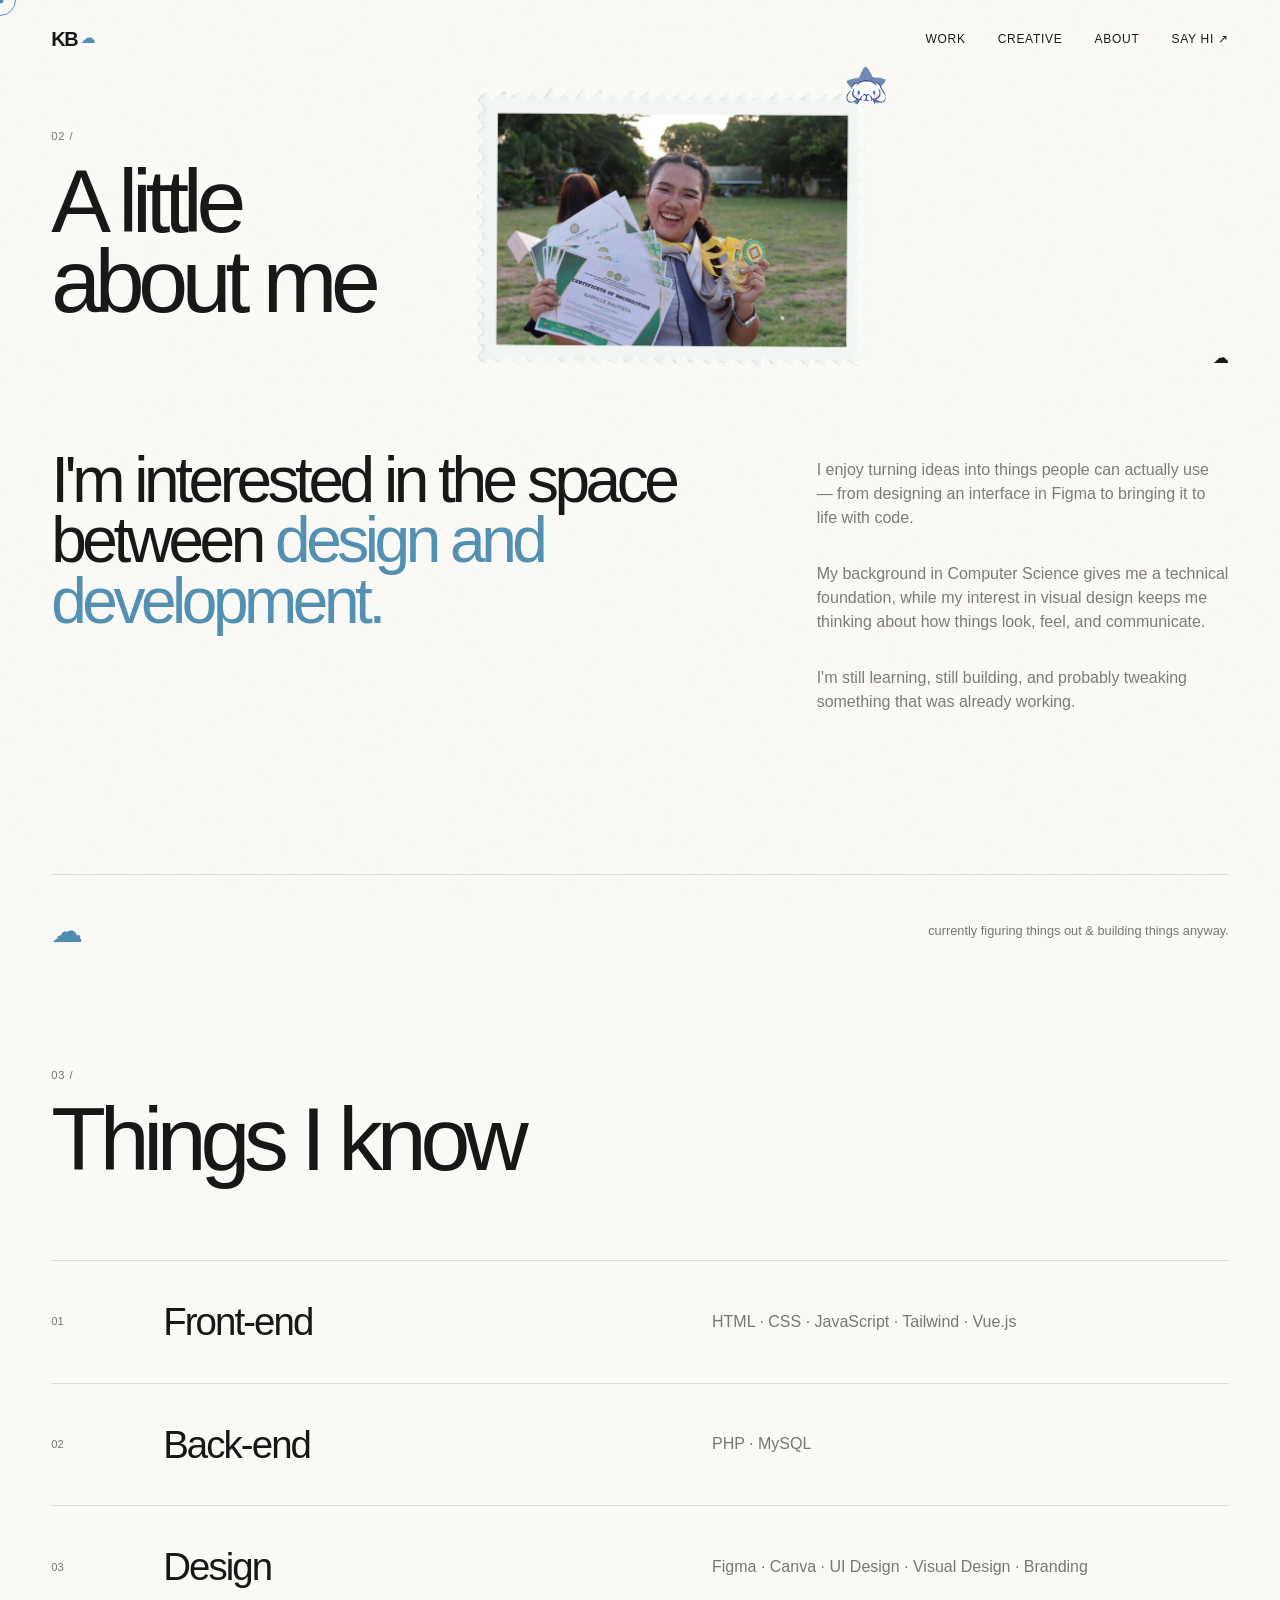
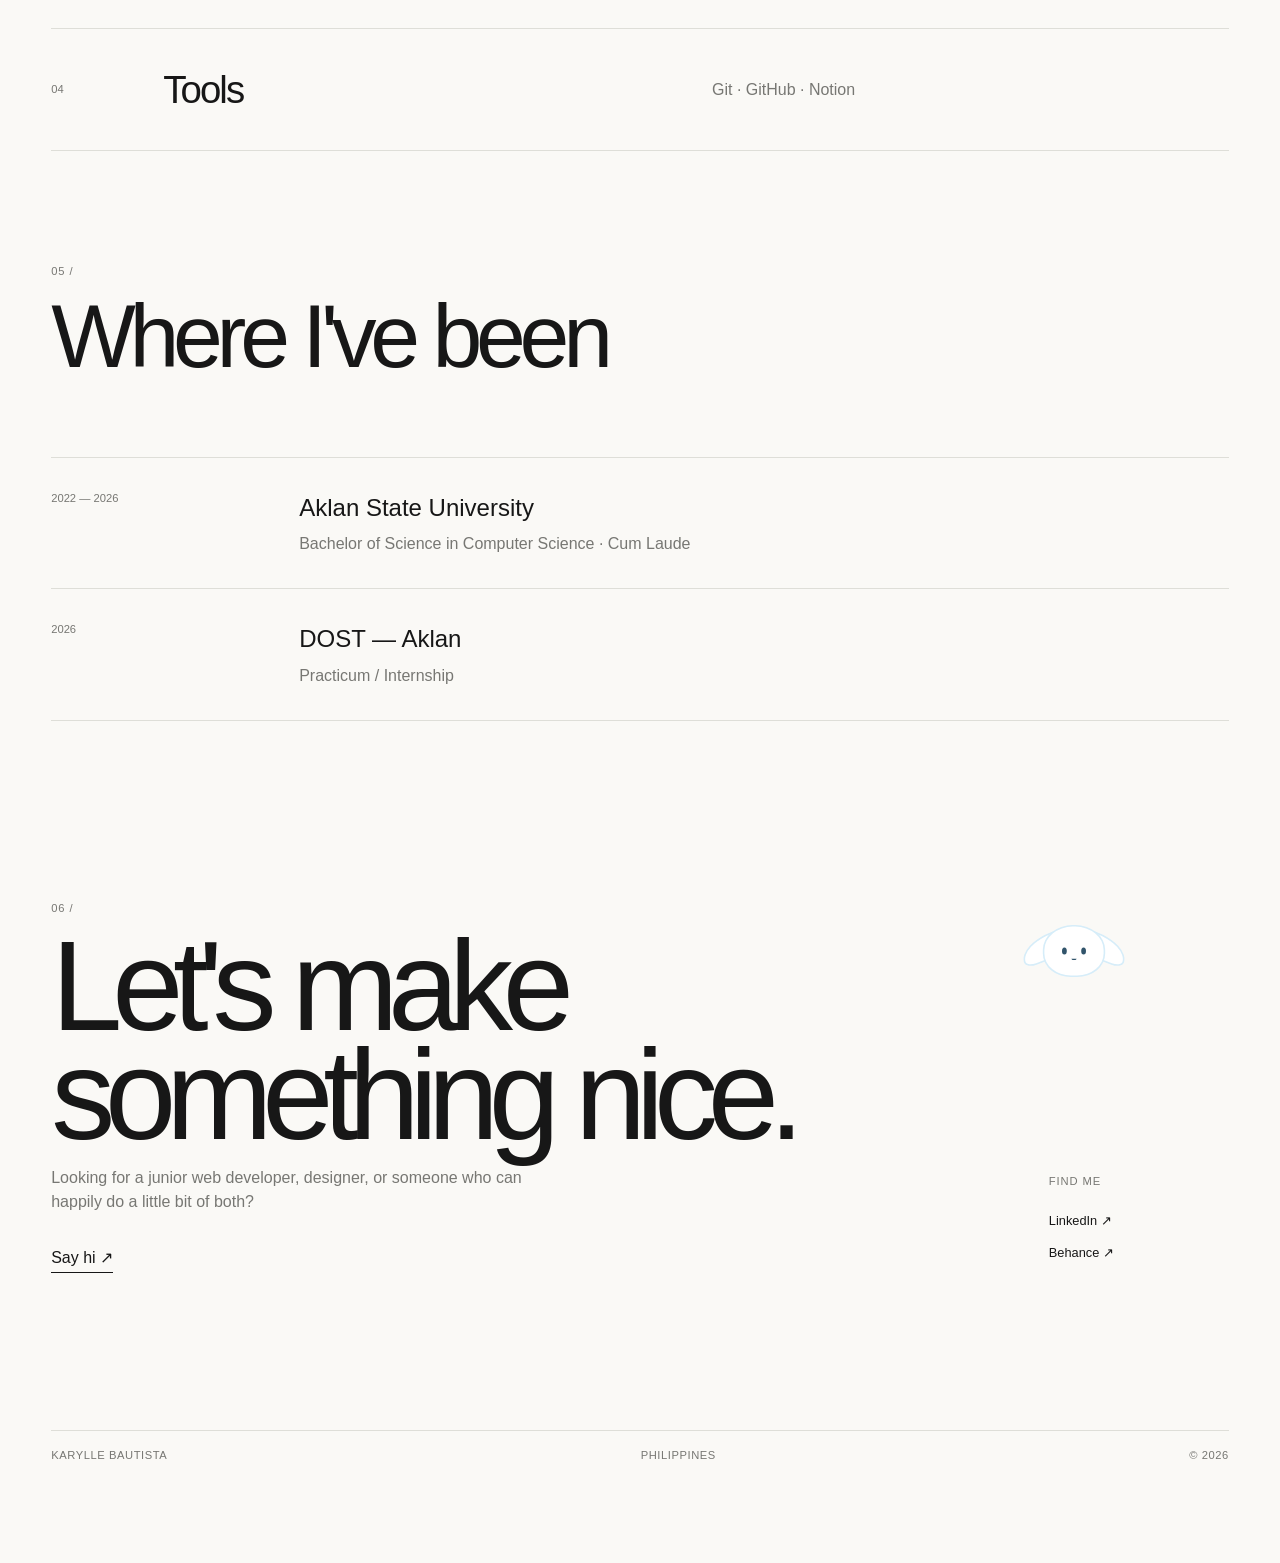
<file: about.html>
<!DOCTYPE html>
<html lang="en">

<head>
    <meta charset="UTF-8">
    <meta name="viewport" content="width=device-width, initial-scale=1.0">
    <title>About Me</title>
    <link rel="icon" type="image/x-icon" href="assets/images/cinnamon.png">
    <link rel="stylesheet" href="style.css">
</head>

<body>
    <div class="cursor-dot"></div>
    <div class="cursor-ring"></div>


    <!-- =====================================
         NAVIGATION
    ====================================== -->

    <header class="header">

        <a href="#" class="logo">
            KB
            <span>☁</span>
        </a>


        <nav class="nav">

            <a href="index.html#work">Work</a>

            <a href="index.html#creative">Creative</a>

            <a href="about.html">About</a>

            <a href="#contact">Say hi ↗</a>

        </nav>
    </header>
    <!-- =====================================
             ABOUT
        ====================================== -->

    <section id="about" class="section about">

        <div class="section-header">

            <div class="section-header-content">

                <div class="text-content">
                    <p class="section-number">02 /</p>

                    <h2>
                        A little<br>
                        about me
                    </h2>
                </div>

                <div class="image">
                    <img src="assets/images/karylle.png" alt="Karylle Bautista">
                
                    <div class="image2">
                        <img src="assets/images/cinnamon.png" alt="icon">
                    </div>
                </div>

            </div>


            <div class="section-character">
                ☁
            </div>

        </div>


        <div class="about-grid">


            <div class="about-large">

                <p>

                    I'm interested in the space between
                    <span>design and development.</span>

                </p>

            </div>


            <div class="about-text">

                <p>

                    I enjoy turning ideas into things people can actually use — from designing an interface in Figma
                    to bringing it to life with code.

                </p>


                <p>

                    My background in Computer Science gives me a technical foundation, while my interest in visual
                    design keeps me thinking about how things look, feel, and communicate.

                </p>


                <p>

                    I'm still learning, still building,
                    and probably tweaking something
                    that was already working.

                </p>

            </div>

        </div>


        <div class="about-bottom">

            <div class="mini-cloud">
                ☁
            </div>

            <p>
                currently figuring things out
                & building things anyway.
            </p>

        </div>

    </section>
    <!-- =====================================
             SKILLS
        ====================================== -->

    <section class="section skills">

        <div class="section-header">

            <div>

                <p class="section-number">
                    03 /
                </p>

                <h2>
                    Things I know
                </h2>

            </div>

        </div>


        <div class="skills-list">


            <div class="skill-row reveal">

                <span class="skill-number">
                    01
                </span>

                <h3>
                    Front-end
                </h3>

                <p>
                    HTML · CSS · JavaScript
                    · Tailwind · Vue.js
                </p>

            </div>


            <div class="skill-row reveal">

                <span class="skill-number">
                    02
                </span>

                <h3>
                    Back-end
                </h3>

                <p>
                    PHP · MySQL
                </p>

            </div>


            <div class="skill-row reveal">

                <span class="skill-number">
                    03
                </span>

                <h3>
                    Design
                </h3>

                <p>
                    Figma · Canva · UI Design ·
                    Visual Design · Branding
                </p>

            </div>


            <div class="skill-row reveal">

                <span class="skill-number">
                    04
                </span>

                <h3>
                    Tools
                </h3>

                <p>
                    Git · GitHub · Notion
                </p>

            </div>

        </div>

    </section>


    <!-- =====================================
             EXPERIENCE / EDUCATION
        ====================================== -->

    <section class="section experience">

        <div class="section-header">

            <div>

                <p class="section-number">
                    05 /
                </p>

                <h2>
                    Where I've been
                </h2>

            </div>

        </div>


        <div class="experience-list">


            <div class="experience-row reveal">

                <div class="experience-date">
                    2022 — 2026
                </div>

                <div>

                    <h3>
                        Aklan State University
                    </h3>

                    <p>
                        Bachelor of Science in
                        Computer Science · Cum Laude
                    </p>

                </div>

            </div>



            <div class="experience-row reveal">

                <div class="experience-date">
                    2026
                </div>

                <div>

                    <h3>
                        DOST — Aklan
                    </h3>

                    <p>
                        Practicum / Internship
                    </p>

                </div>

            </div>

        </div>

    </section>

    <!-- =====================================
             CONTACT
        ====================================== -->

    <section id="contact" class="section contact">

        <div class="contact-character">

            <div class="cloud-mascot small">

                <div class="cloud-ear left"></div>

                <div class="cloud-ear right"></div>


                <div class="cloud-face">

                    <span class="eye left"></span>

                    <span class="eye right"></span>

                    <span class="mouth"></span>

                </div>

            </div>

        </div>


        <div class="contact-wrapper">

            <div class="contact-main">

                <p class="section-number">
                    06 /
                </p>

                <h2>
                    Let's make<br>
                    something nice.
                </h2>

                <p class="contact-description">
                    Looking for a junior web developer,
                    designer, or someone who can happily
                    do a little bit of both?
                </p>

                <a href="mailto:karyllebusiness@gmail.com" class="contact-link">
                    Say hi ↗
                </a>

            </div>


            <div class="contact-socials">

                <p>Find me</p>

                <a href="www.linkedin.com/in/karylle-bautista27" target="_blank">LinkedIn ↗</a>
                <a href="https://www.behance.net/karylle" target="_blank">Behance ↗</a>

            </div>

        </div>


        <div class="contact-footer">

            <span>
                Karylle Bautista
            </span>

            <span>
                Philippines
            </span>

            <span>
                © <span id="year"></span>
            </span>

        </div>

    </section>

    <script src="script.js"></script>
</body>

</html>
</file>
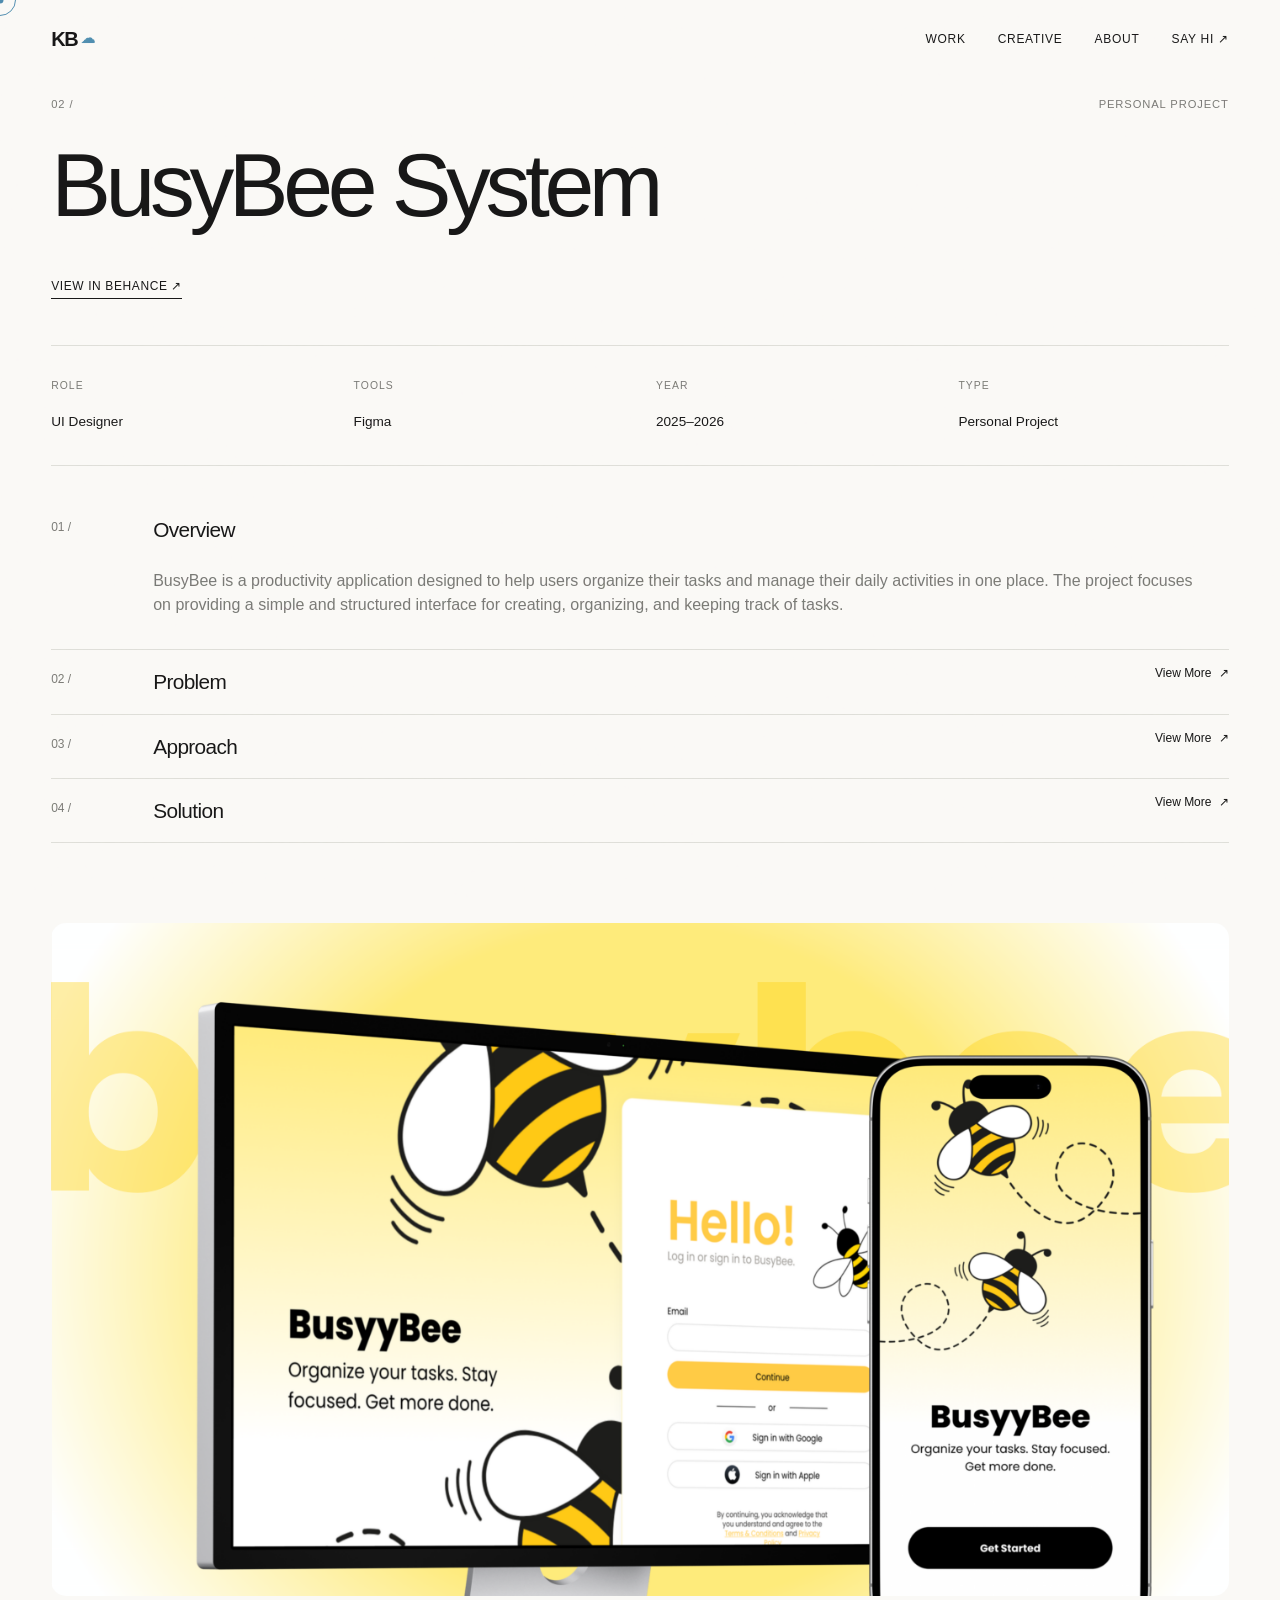
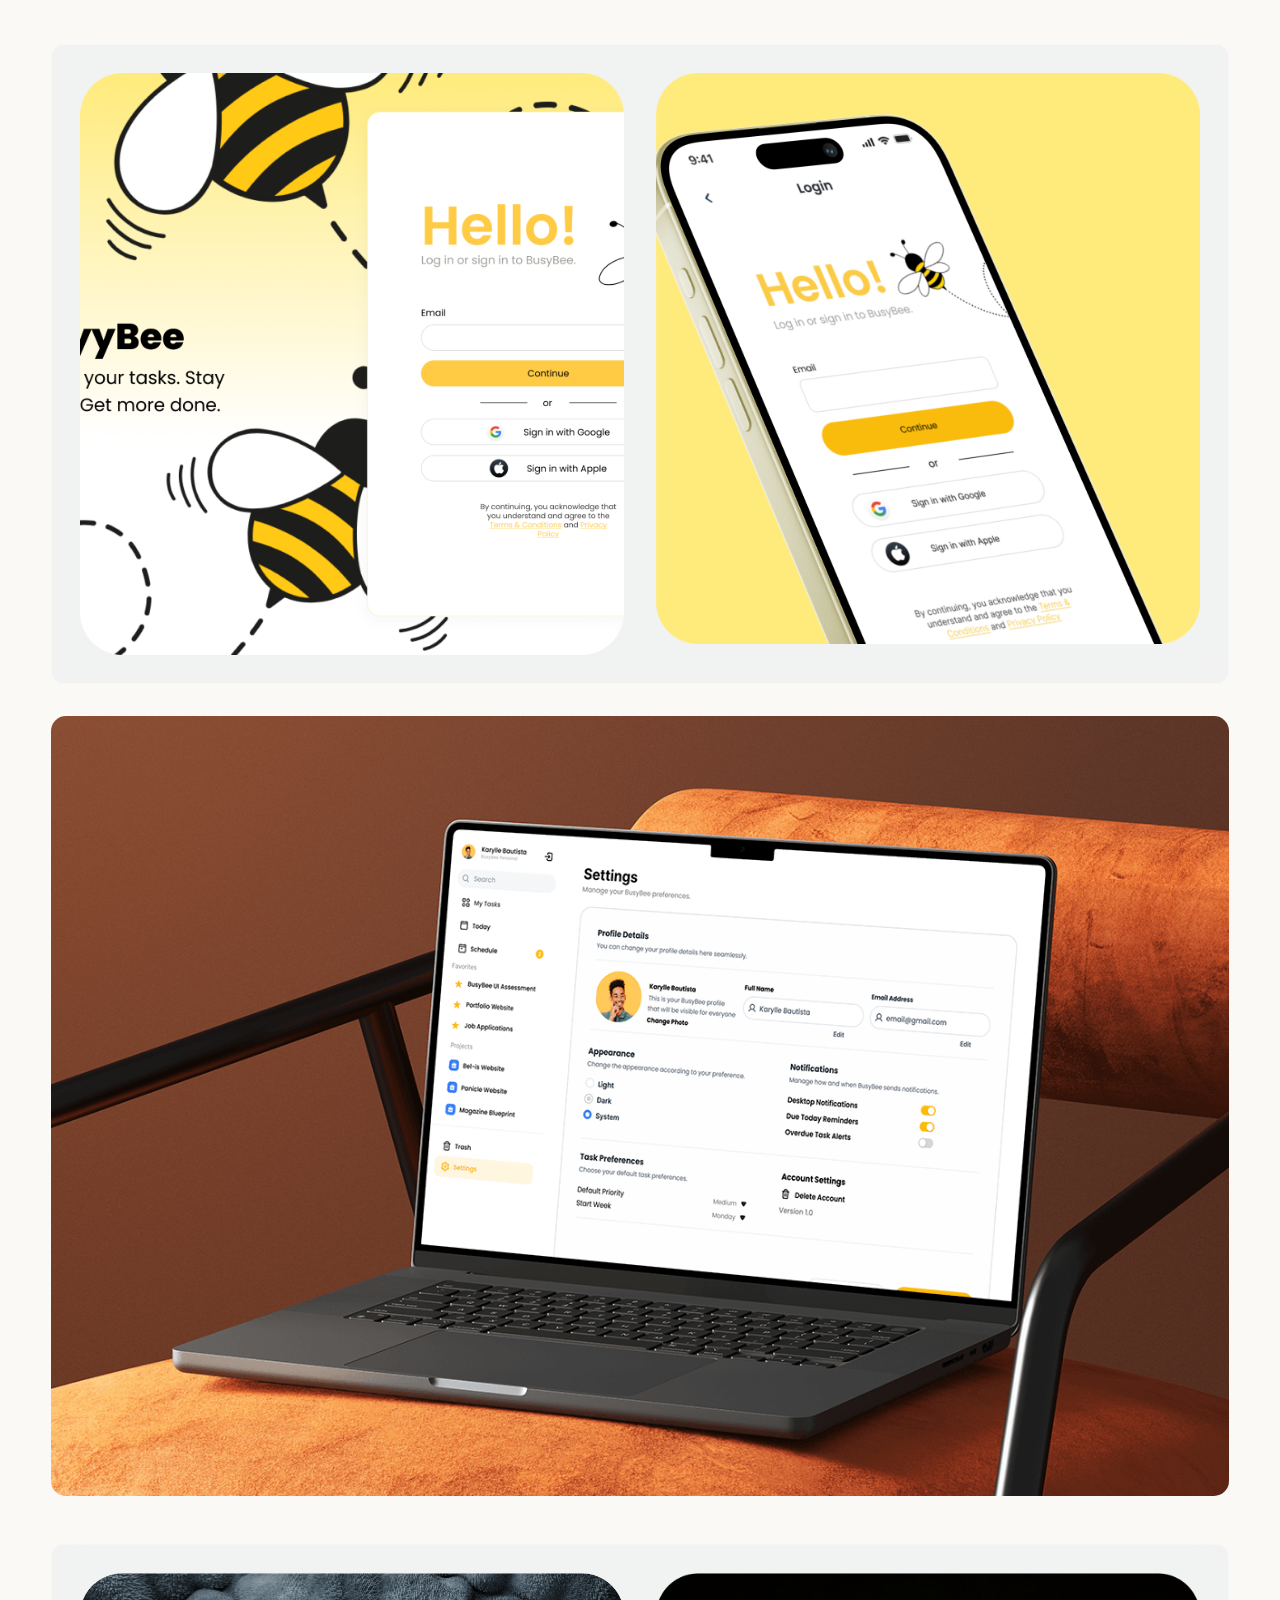
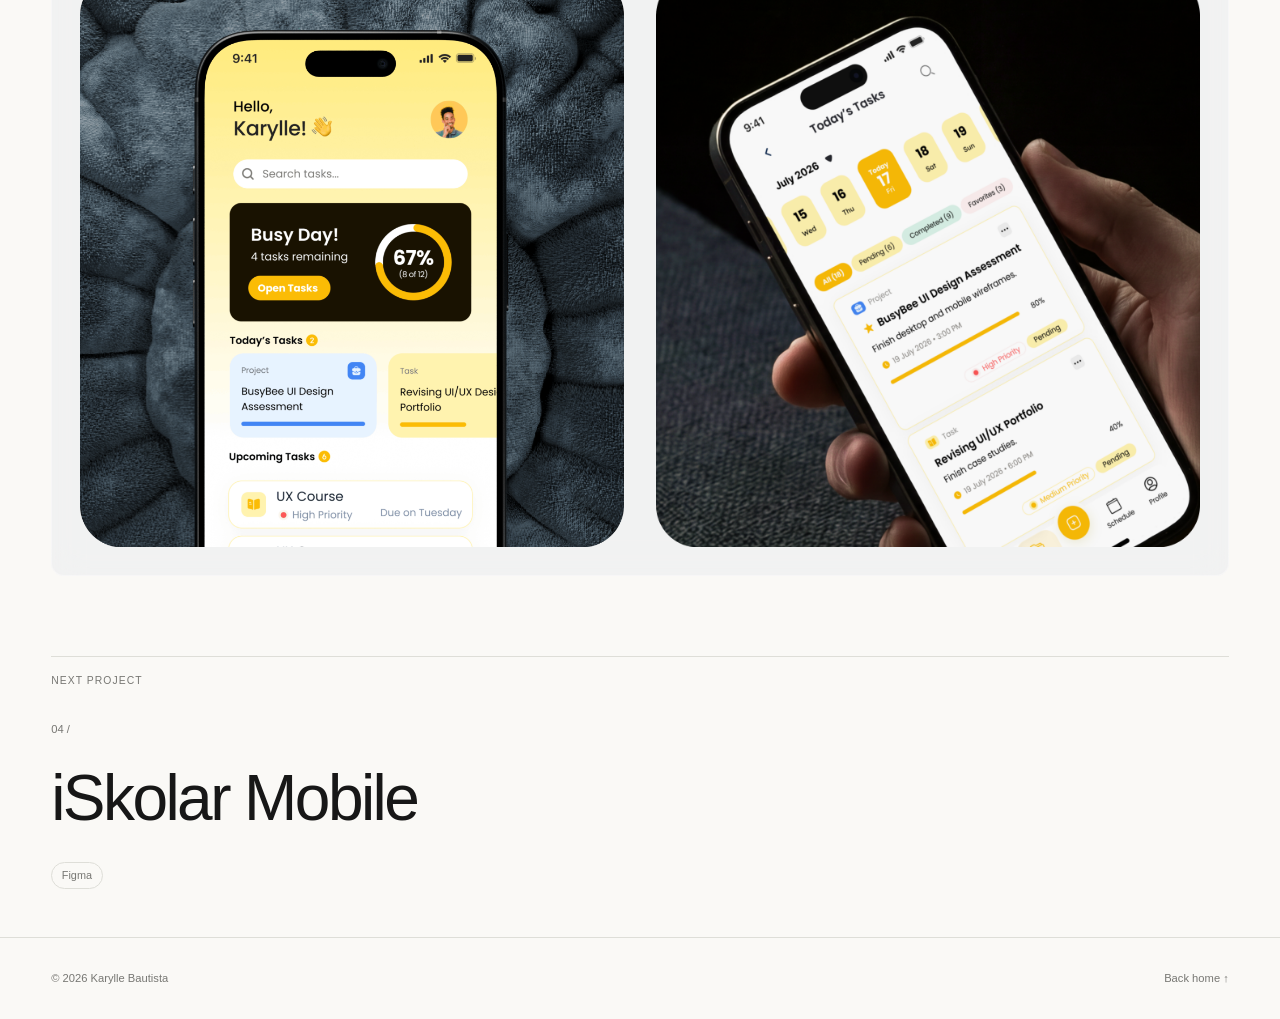
<file: projects/busybee.html>
<!DOCTYPE html>
<html lang="en">

<head>
    <meta charset="UTF-8">
    <meta name="viewport" content="width=device-width, initial-scale=1.0">

    <title>BusyBee System</title>
    <link rel="icon" type="image/x-icon" href="../assets/images/cinnamon.png">
    <link rel="stylesheet" href="../style.css">
    <link rel="stylesheet" href="project.css">
</head>

<body>

    <div class="cursor-dot"></div>
    <div class="cursor-ring"></div>

    <!-- HEADER -->
    <header class="header">

        <a href="../index.html" class="logo">
            KB
            <span>☁</span>
        </a>

        <nav class="nav">
            <a href="../index.html#work">Work</a>
            <a href="../index.html#creative">Creative</a>
            <a href="../about.html">About</a>
            <a href="../index.html#contact">Say hi ↗</a>
        </nav>

    </header>


    <!-- PROJECT -->
    <main class="project-page">


        <!-- PROJECT HERO -->
        <section class="project-hero">

            <div class="project-label">
                <span>02 /</span>
                <span>PERSONAL PROJECT</span>
            </div>

            <h1>
                BusyBee System
            </h1>

            <a href="https://www.behance.net/gallery/253618667/BusyBee-Productivity-App-UI-Design-%28Desktop-Mobile%29" target="_blank" class="project-live-link">
                View in Behance ↗
            </a>

        </section>


        <!-- PROJECT DETAILS -->
        <section class="project-details">

            <div class="project-detail">

                <span>ROLE</span>

                <p>
                    UI Designer<br>
                </p>

            </div>


            <div class="project-detail">

                <span>TOOLS</span>

                <p>
                    Figma<br>
                </p>

            </div>


            <div class="project-detail">

                <span>YEAR</span>

                <p>
                    2025–2026
                </p>

            </div>


            <div class="project-detail">

                <span>TYPE</span>

                <p>
                    Personal Project
                </p>

            </div>

        </section>

        <div class="project-overview-list">

            <!-- OVERVIEW -->
            <section class="project-section project-overview">

                <div class="project-section-number">
                    01 /
                </div>

                <div class="project-section-content">

                    <h2>Overview</h2>

                    <div class="project-section-text">
                        <p>
                            BusyBee is a productivity application designed to help users organize their tasks and manage their daily activities in one place.
                            The project focuses on providing a simple and structured interface for creating, organizing, and keeping track of tasks.
                        </p>
                    </div>

                </div>

            </section>

            <div class="project-overview-list">
                <!-- PROBLEM -->
                <section class="project-section">

                    <div class="project-section-number">
                        02 /
                    </div>

                    <div class="project-section-content">

                        <h2>Problem</h2>

                        <div class="project-hidden-content">
                            <p>
                                Managing multiple tasks can become difficult when information is scattered or when productivity tools feel too complicated.
                                Users need a straightforward way to see what needs to be done, organize their priorities, and keep track of their progress.
                            </p>
                        </div>

                    </div>

                    <button class="view-more" type="button">
                        View More <span>↗</span>
                    </button>

                </section>

                <section class="project-section">

                    <div class="project-section-number">
                        03 /
                    </div>

                    <div class="project-section-content">

                        <h2>Approach</h2>

                        <div class="project-hidden-content">
                            <p>
                                I focused on creating a clean and intuitive interface that makes task management easy to understand and navigate.
                                I designed the application's screens and user flows with clear visual hierarchy, organized task information, and accessible interactions in mind.
                            </p>
                        </div>

                    </div>

                    <button class="view-more" type="button">
                        View More <span>↗</span>
                    </button>

                </section>

                <section class="project-section">

                    <div class="project-section-number">
                        04 /
                    </div>

                    <div class="project-section-content">

                        <h2>Solution</h2>

                        <div class="project-hidden-content">
                            <p>
                                BusyBee provides a structured productivity experience where users can manage their tasks through a simple and visually organized interface.
                                The final design prioritizes clarity, ease of navigation, and efficient task management while maintaining a friendly visual style.
                            </p>
                        </div>

                    </div>

                    <button class="view-more" type="button">
                        View More <span>↗</span>
                    </button>

                </section>


            </div>

        </div>


        <!-- INTERFACE -->
        <section class="project-gallery">

            <section class="project-feature-image">

                <img src="../assets/images/busybee.png" alt="BusyBee System interface">

            </section>


            <div class="gallery-grid">

                <figure>
                    <img src="../assets/images/busybeelogin.png" alt="Login">
                </figure>

                <figure>
                    <img src="../assets/images/mobilebusybee.png" alt="Mobile">
                </figure>
            </div>

            <section class="project-feature-image">

                <img src="../assets/images/busybeeimg.png" alt="Virtual Tour">

            </section>

            <div class="gallery-grid">

                <figure>
                    <img src="../assets/images/Frame@3x.png" alt="Virtual Tour">
                </figure>

                <figure>
                    <img src="../assets/images/Frame@4x.png" alt="Virtual Tour">
                </figure>
            </div>


        </section>


        <!-- NEXT PROJECT -->
        <section class="project-next">

            <p>
                NEXT PROJECT
            </p>

            <a href="iskolar.html">

                <span>
                    04 /
                </span>

                <h4>iSkolar Mobile</h4>

            </a>

            <div class="project-tags">

                <span>Figma</span>

            </div>

        </section>

    </main>


    <!-- FOOTER -->
    <footer class="project-footer">

        <p>
            © 2026 Karylle Bautista
        </p>

        <a href="../index.html">
            Back home ↑
        </a>

    </footer>

    <script src="../script.js"></script>
    <script>
        const viewMoreButtons = document.querySelectorAll(".view-more");

        viewMoreButtons.forEach(button => {

            button.addEventListener("click", () => {

                const section = button.closest(".project-section");

                section.classList.toggle("is-open");

                if (section.classList.contains("is-open")) {
                    button.innerHTML = 'View Less <span>↗</span>';
                } else {
                    button.innerHTML = 'View More <span>↗</span>';
                }

            });

        });
        const galleryGrids = document.querySelectorAll('.gallery-grid');

        galleryGrids.forEach((galleryGrid) => {

            galleryGrid.addEventListener('mousemove', (event) => {

                const bounds = galleryGrid.getBoundingClientRect();

                const relativeX = event.clientX - bounds.left;
                const relativeY = event.clientY - bounds.top;

                galleryGrid.style.setProperty('--cursor-x', `${relativeX}px`);
                galleryGrid.style.setProperty('--cursor-y', `${relativeY}px`);

            });

        });
    </script>


</body>

</html>
</file>
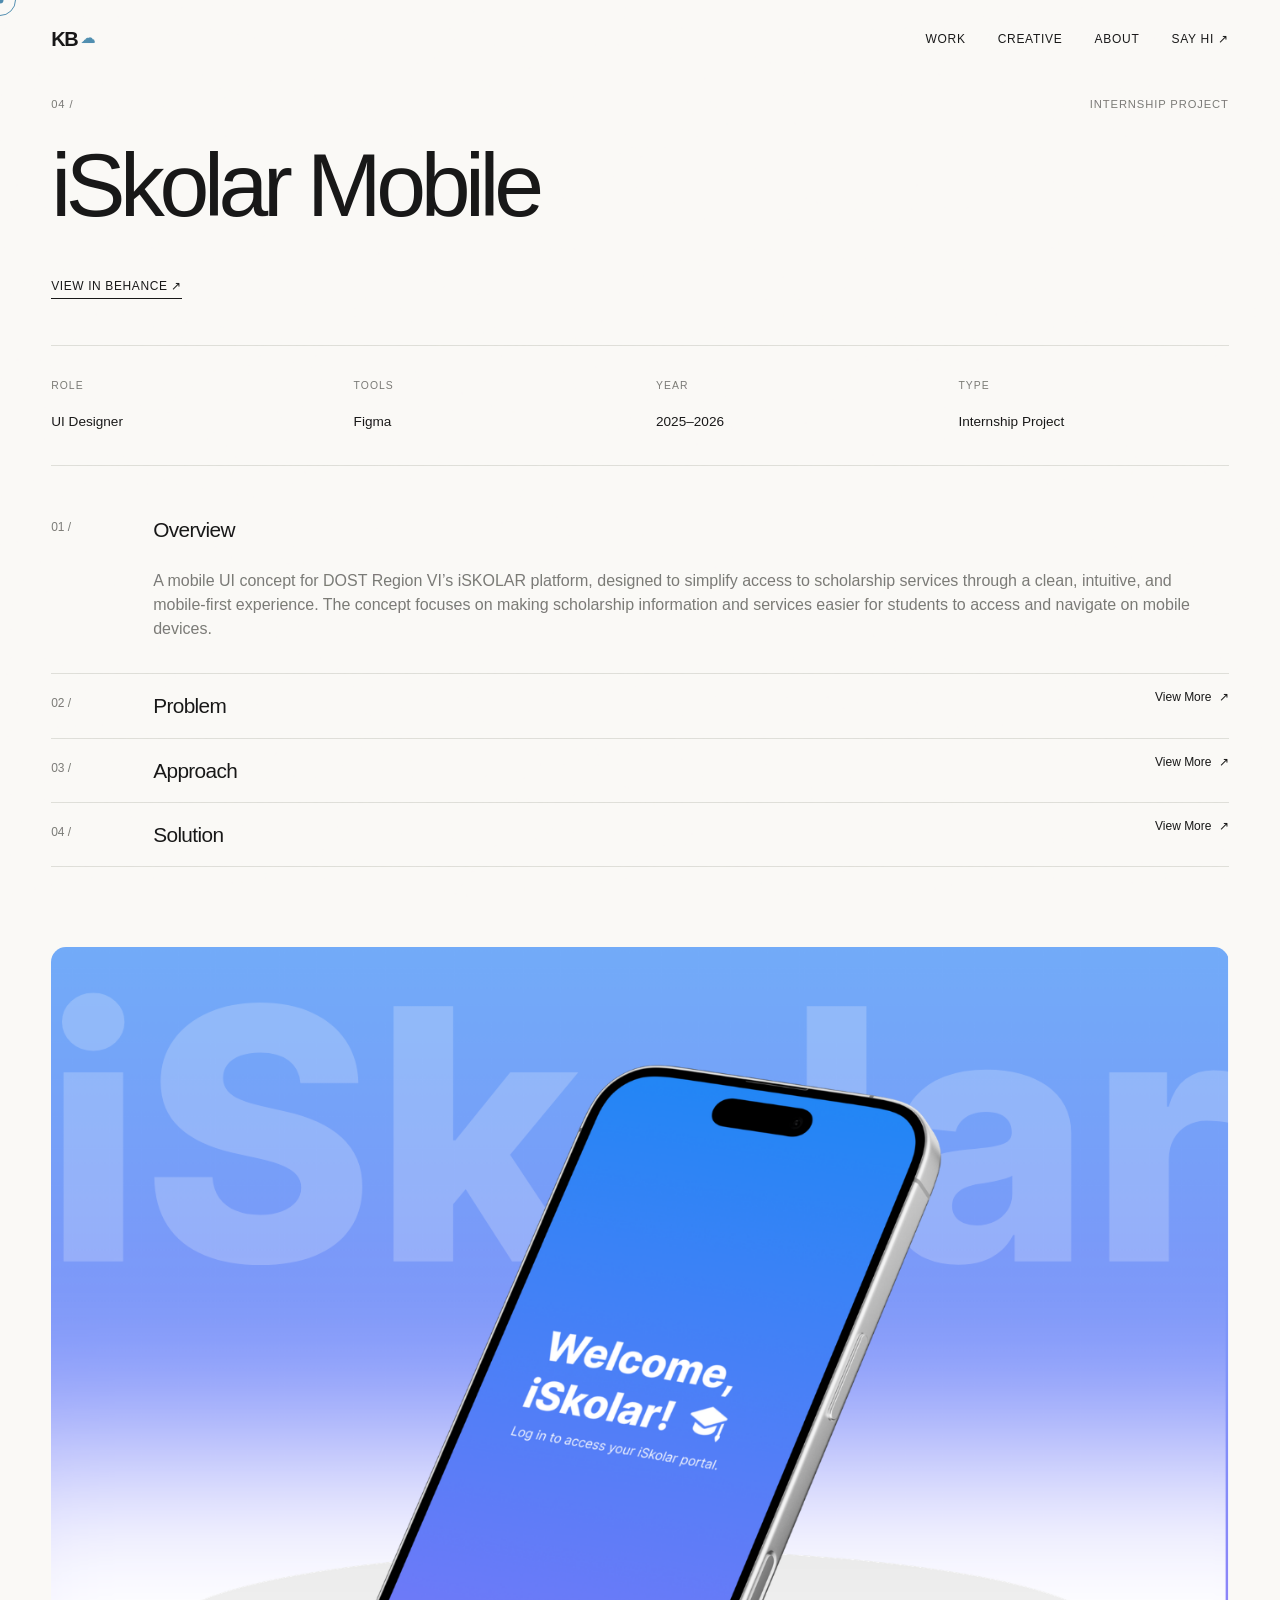
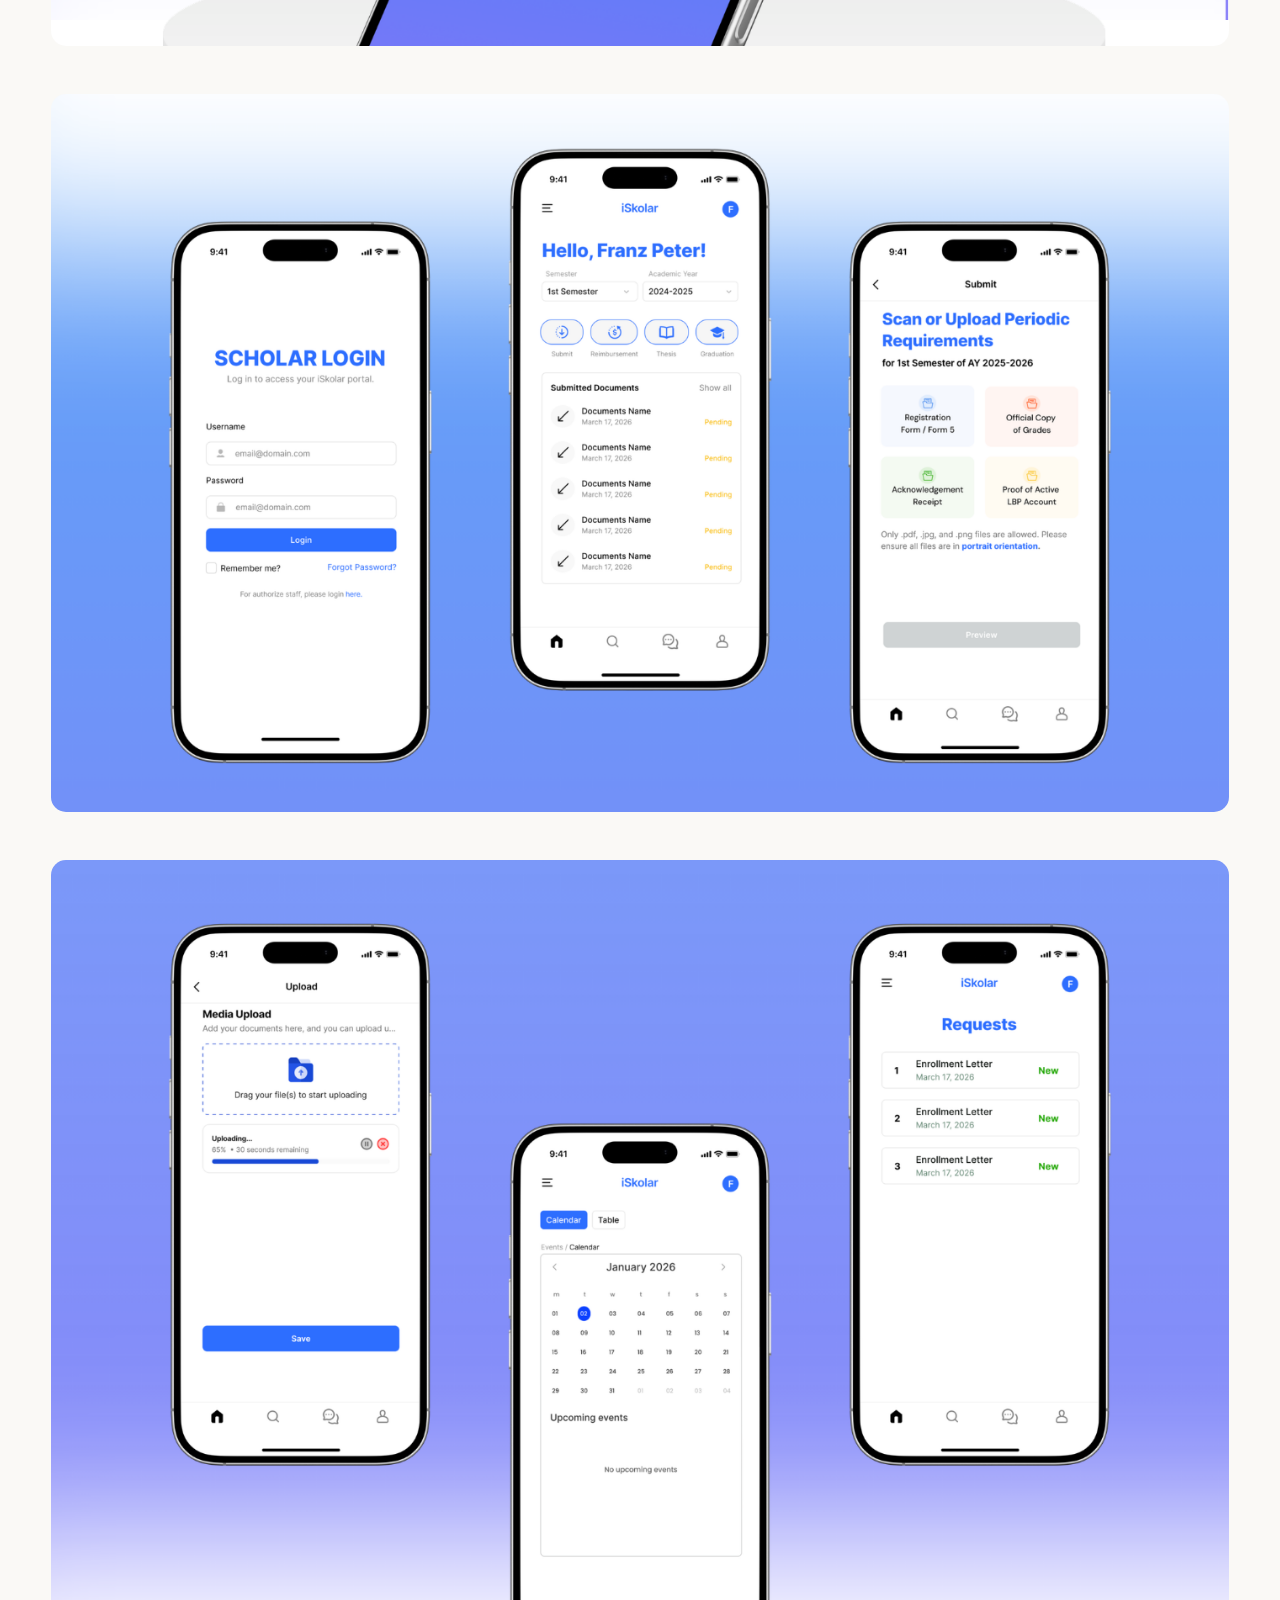
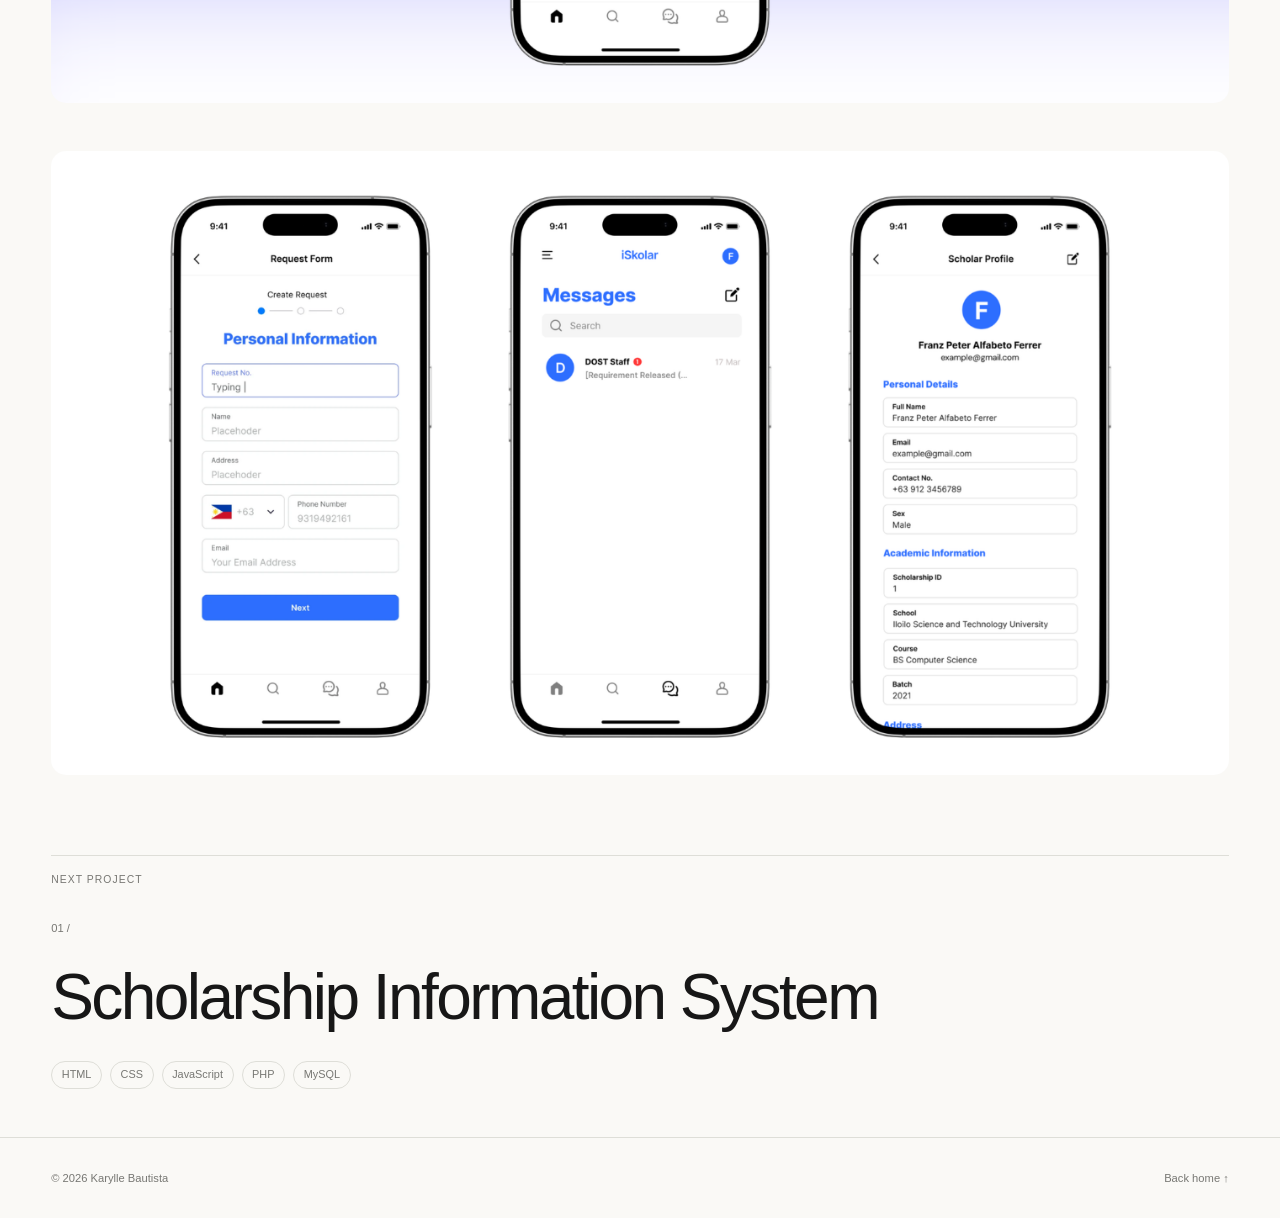
<file: projects/iskolar.html>
<!DOCTYPE html>
<html lang="en">

<head>
    <meta charset="UTF-8">
    <meta name="viewport" content="width=device-width, initial-scale=1.0">

    <title>iSkolar Mobile</title>
    <link rel="icon" type="image/x-icon" href="../assets/images/cinnamon.png">
    <link rel="stylesheet" href="../style.css">
    <link rel="stylesheet" href="project.css">
</head>

<body>

    <div class="cursor-dot"></div>
    <div class="cursor-ring"></div>

    <!-- HEADER -->
    <header class="header">

        <a href="../index.html" class="logo">
            KB
            <span>☁</span>
        </a>

        <nav class="nav">
            <a href="../index.html#work">Work</a>
            <a href="../index.html#creative">Creative</a>
            <a href="../about.html">About</a>
            <a href="../index.html#contact">Say hi ↗</a>
        </nav>

    </header>


    <!-- PROJECT -->
    <main class="project-page">


        <!-- PROJECT HERO -->
        <section class="project-hero">

            <div class="project-label">
                <span>04 /</span>
                <span>INTERNSHIP PROJECT</span>
            </div>

            <h1>
                iSkolar Mobile
            </h1>

            <a href="https://www.behance.net/gallery/253063425/iSkolar-Mobile" target="_blank"
                class="project-live-link">
                View in Behance ↗
            </a>

        </section>


        <!-- PROJECT DETAILS -->
        <section class="project-details">

            <div class="project-detail">

                <span>ROLE</span>

                <p>
                    UI Designer<br>
                </p>

            </div>


            <div class="project-detail">

                <span>TOOLS</span>

                <p>
                    Figma<br>
                </p>

            </div>


            <div class="project-detail">

                <span>YEAR</span>

                <p>
                    2025–2026
                </p>

            </div>


            <div class="project-detail">

                <span>TYPE</span>

                <p>
                    Internship Project
                </p>

            </div>

        </section>

        <div class="project-overview-list">

            <!-- OVERVIEW -->
            <section class="project-section project-overview">

                <div class="project-section-number">
                    01 /
                </div>

                <div class="project-section-content">

                    <h2>Overview</h2>

                    <div class="project-section-text">
                        <p>
                            A mobile UI concept for DOST Region VI’s iSKOLAR platform, designed to simplify access to
                            scholarship services through a clean, intuitive, and mobile-first experience. The concept
                            focuses on making scholarship information and services easier for students to access and
                            navigate on mobile devices.
                        </p>
                    </div>

                </div>

            </section>

            <div class="project-overview-list">
                <!-- PROBLEM -->
                <section class="project-section">

                    <div class="project-section-number">
                        02 /
                    </div>

                    <div class="project-section-content">

                        <h2>Problem</h2>

                        <div class="project-hidden-content">
                            <p>
                                Scholarship information and services can be difficult to navigate when users have to go
                                through different sources or interfaces to find what they need. Students need a more
                                accessible way to discover scholarship opportunities, understand requirements, and
                                access important scholarship-related services from one place.
                            </p>
                        </div>

                    </div>

                    <button class="view-more" type="button">
                        View More <span>↗</span>
                    </button>

                </section>

                <section class="project-section">

                    <div class="project-section-number">
                        03 /
                    </div>

                    <div class="project-section-content">

                        <h2>Approach</h2>

                        <div class="project-hidden-content">
                            <p>
                                I focused on translating the existing iSKOLAR platform into a mobile-first experience
                                with a clear and straightforward interface. I organized scholarship information and key
                                services around the needs of students, using simple navigation, clear content hierarchy,
                                and accessible interactions to reduce unnecessary steps.
                            </p>
                        </div>

                    </div>

                    <button class="view-more" type="button">
                        View More <span>↗</span>
                    </button>

                </section>

                <section class="project-section">

                    <div class="project-section-number">
                        04 /
                    </div>

                    <div class="project-section-content">

                        <h2>Solution</h2>

                        <div class="project-hidden-content">
                            <p>
                                The resulting mobile UI concept presents iSKOLAR's scholarship services through a
                                cleaner and more organized mobile interface. The design makes important information
                                easier to discover while providing students with a more convenient way to navigate
                                scholarship-related services from their mobile devices.
                            </p>
                        </div>

                    </div>

                    <button class="view-more" type="button">
                        View More <span>↗</span>
                    </button>

                </section>


            </div>

        </div>


        <!-- INTERFACE -->
        <section class="project-gallery">

            <section class="project-feature-image">

                <img src="../assets/images/iskolar.png" alt="iSKOLAR Mobile">

            </section>

            <section class="project-feature-image">

                <img src="../assets/images/iskolarlogin.png" alt="Virtual Tour">

            </section>
            <section class="project-feature-image">
                <img src="../assets/images/iskolardashboard.png" alt="Virtual Tour">
            </section>
            <section class="project-feature-image">
                <img src="../assets/images/iskolarprofile.png" alt="Virtual Tour">
            </section>

        </section>


        <!-- NEXT PROJECT -->
        <section class="project-next">

            <p>
                NEXT PROJECT
            </p>

            <a href="scholarship-system.html">

                <span>
                    01 /
                </span>

                <h4>Scholarship Information System</h4>

            </a>

            <div class="project-tags">

                <span>HTML</span>
                <span>CSS</span>
                <span>JavaScript</span>
                <span>PHP</span>
                <span>MySQL</span>

            </div>

        </section>

    </main>


    <!-- FOOTER -->
    <footer class="project-footer">

        <p>
            © 2026 Karylle Bautista
        </p>

        <a href="../index.html">
            Back home ↑
        </a>

    </footer>

    <script src="../script.js"></script>
    <script>
        const viewMoreButtons = document.querySelectorAll(".view-more");

        viewMoreButtons.forEach(button => {

            button.addEventListener("click", () => {

                const section = button.closest(".project-section");

                section.classList.toggle("is-open");

                if (section.classList.contains("is-open")) {
                    button.innerHTML = 'View Less <span>↗</span>';
                } else {
                    button.innerHTML = 'View More <span>↗</span>';
                }

            });

        });
        const galleryGrids = document.querySelectorAll('.gallery-grid');

        galleryGrids.forEach((galleryGrid) => {

            galleryGrid.addEventListener('mousemove', (event) => {

                const bounds = galleryGrid.getBoundingClientRect();

                const relativeX = event.clientX - bounds.left;
                const relativeY = event.clientY - bounds.top;

                galleryGrid.style.setProperty('--cursor-x', `${relativeX}px`);
                galleryGrid.style.setProperty('--cursor-y', `${relativeY}px`);

            });

        });
    </script>


</body>

</html>
</file>
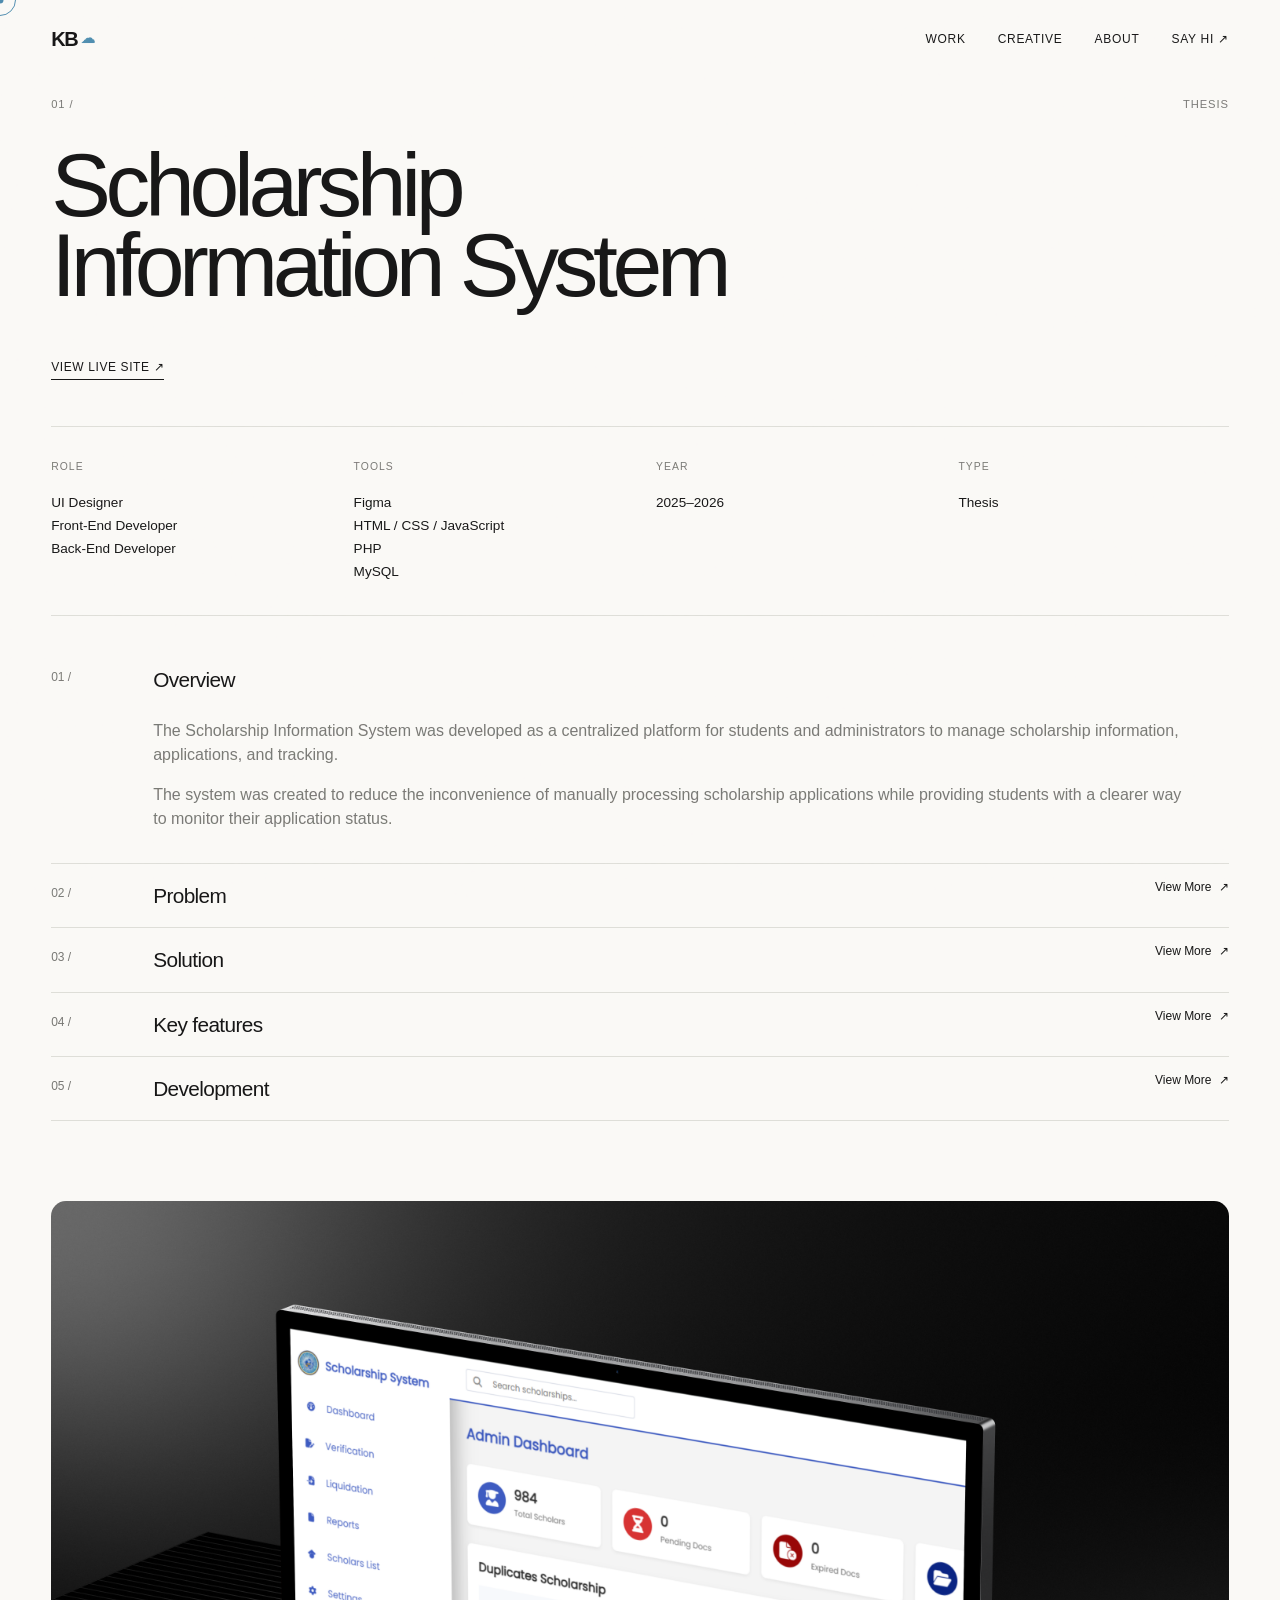
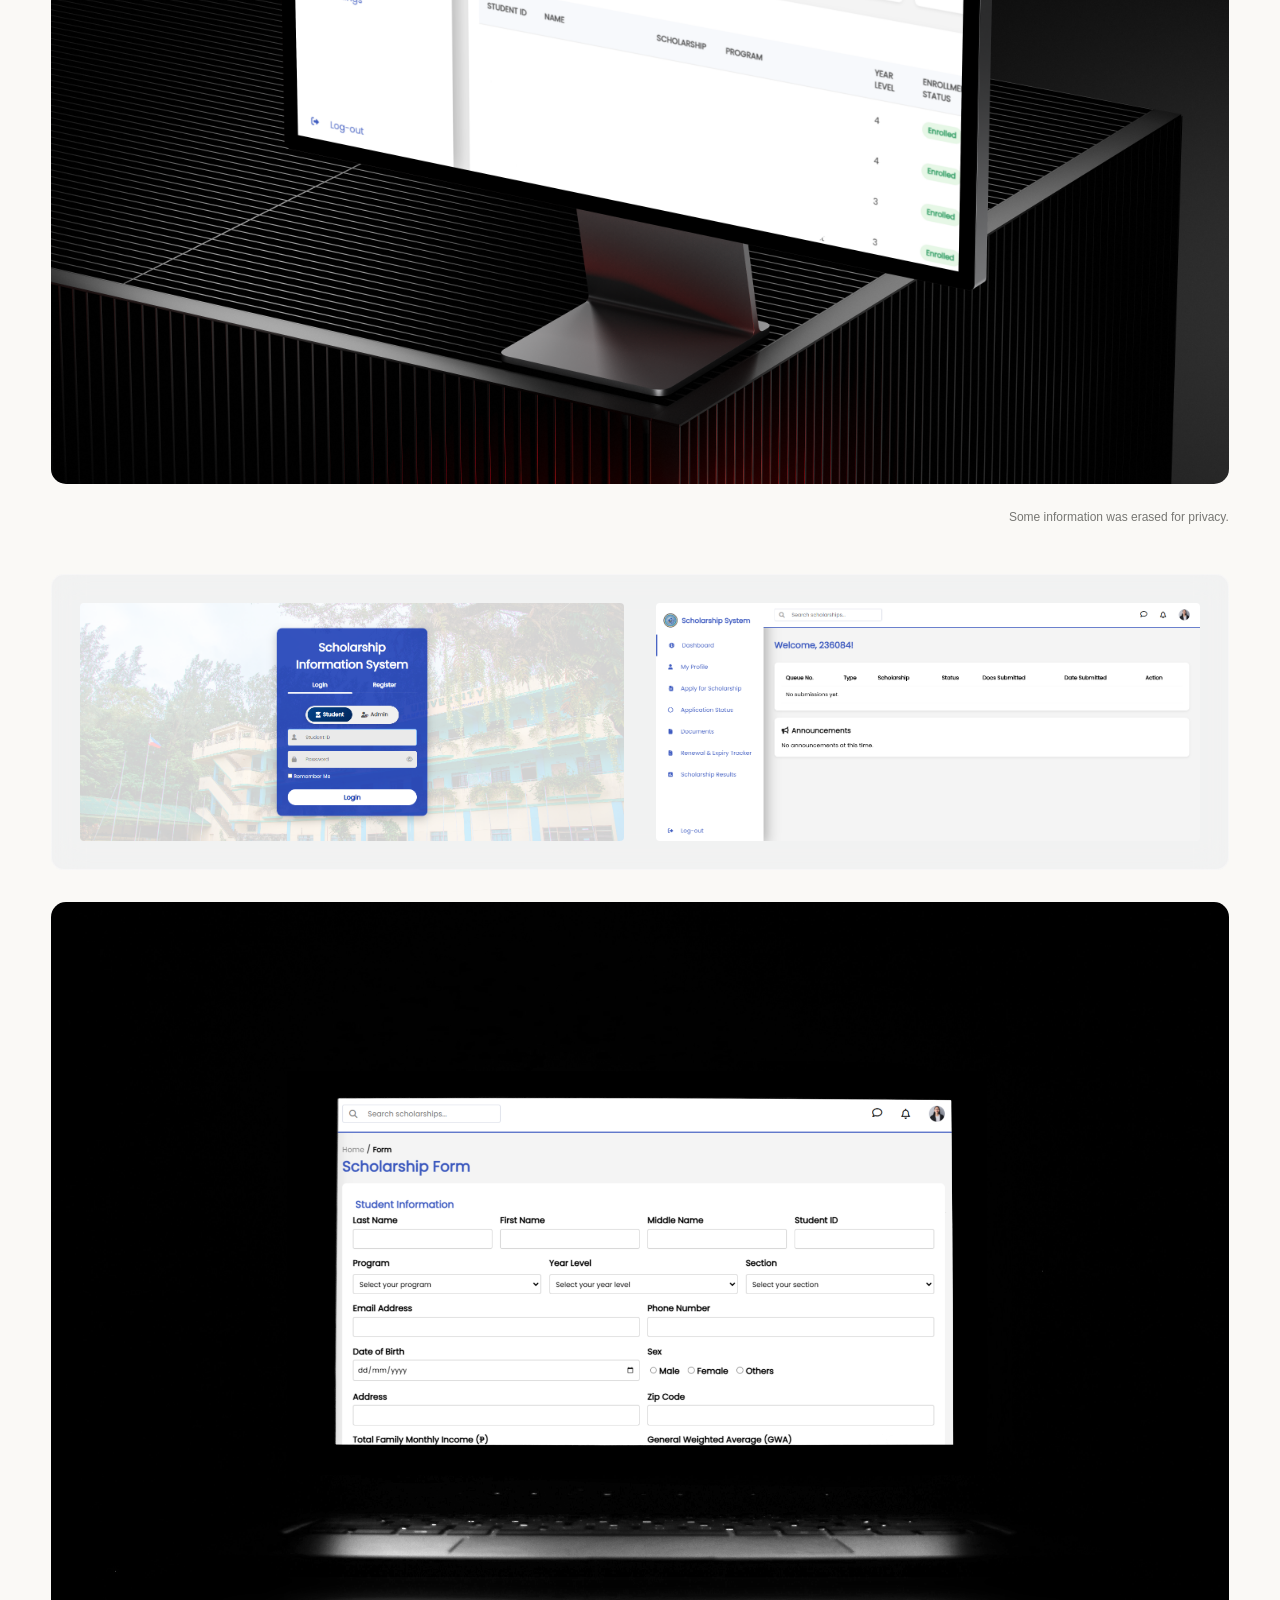
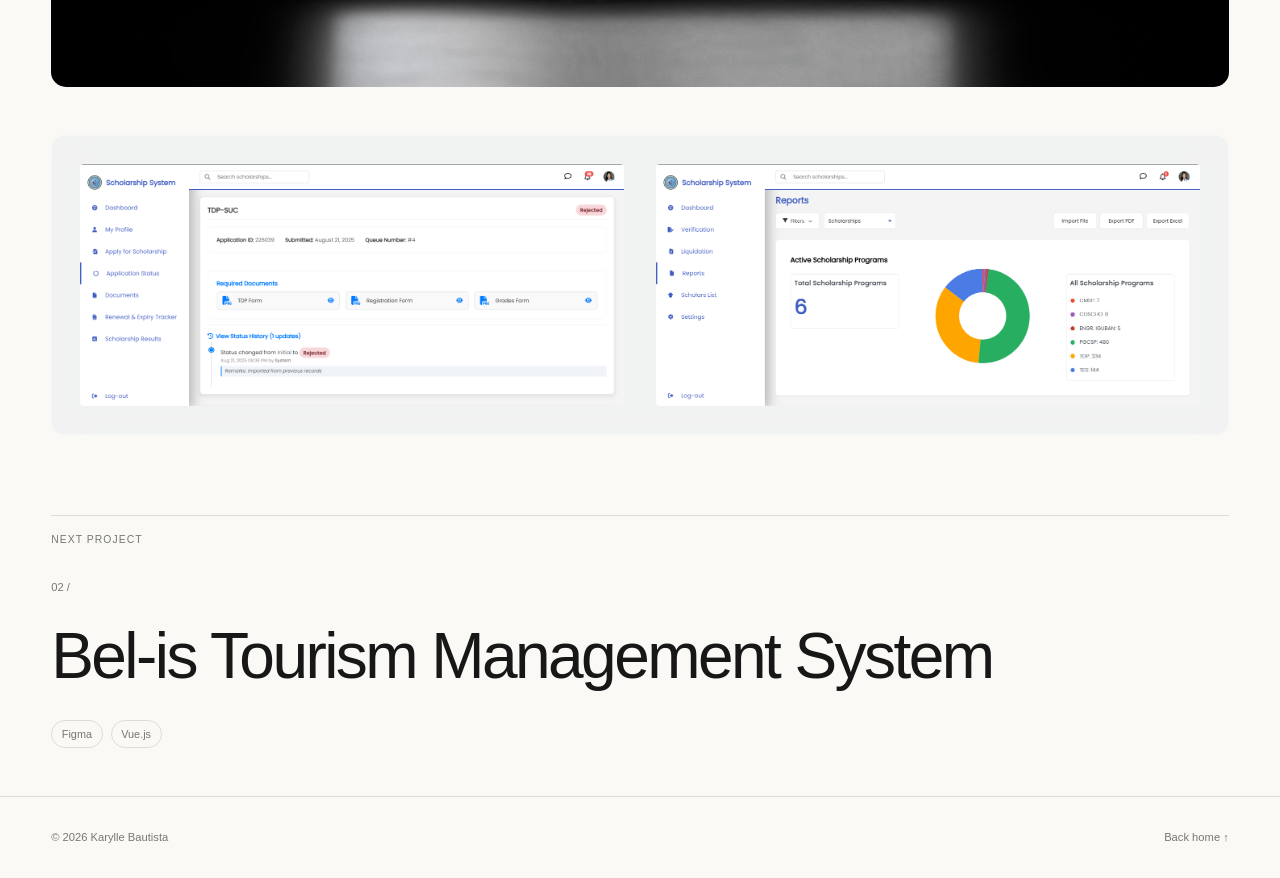
<file: projects/scholarship-system.html>
<!DOCTYPE html>
<html lang="en">

<head>
    <meta charset="UTF-8">
    <meta name="viewport" content="width=device-width, initial-scale=1.0">

    <title>Scholarship Information System</title>
    <link rel="icon" type="image/x-icon" href="../assets/images/cinnamon.png">
    <link rel="stylesheet" href="../style.css">
    <link rel="stylesheet" href="project.css">
</head>

<body>

    <div class="cursor-dot"></div>
    <div class="cursor-ring"></div>

    <!-- HEADER -->
    <header class="header">

        <a href="../index.html" class="logo">
            KB
            <span>☁</span>
        </a>

        <nav class="nav">
            <a href="../index.html#work">Work</a>
            <a href="../index.html#creative">Creative</a>
            <a href="../about.html">About</a>
            <a href="../index.html#contact">Say hi ↗</a>
        </nav>

    </header>


    <!-- PROJECT -->
    <main class="project-page">


        <!-- PROJECT HERO -->
        <section class="project-hero">

            <div class="project-label">
                <span>01 /</span>
                <span>THESIS</span>
            </div>

            <h1>
                Scholarship
                <br>
                Information System
            </h1>

            <a href="https://scholarshipsystem.online/scholarship/index.php" target="_blank" class="project-live-link">
                View Live Site ↗
            </a>

        </section>


        <!-- PROJECT DETAILS -->
        <section class="project-details">

            <div class="project-detail">

                <span>ROLE</span>

                <p>
                    UI Designer<br>
                    Front-End Developer<br>
                    Back-End Developer
                </p>

            </div>


            <div class="project-detail">

                <span>TOOLS</span>

                <p>
                    Figma<br>
                    HTML / CSS / JavaScript<br>
                    PHP <br>
                    MySQL
                </p>

            </div>


            <div class="project-detail">

                <span>YEAR</span>

                <p>
                    2025–2026
                </p>

            </div>


            <div class="project-detail">

                <span>TYPE</span>

                <p>
                    Thesis
                </p>

            </div>

        </section>

        <div class="project-overview-list">

            <!-- OVERVIEW -->
            <section class="project-section project-overview">

                <div class="project-section-number">
                    01 /
                </div>

                <div class="project-section-content">

                    <h2>Overview</h2>

                    <div class="project-section-text">
                        <p>
                            The Scholarship Information System was developed
                            as a centralized platform for students and
                            administrators to manage scholarship information,
                            applications, and tracking.
                        </p>

                        <p>
                            The system was created to reduce the inconvenience
                            of manually processing scholarship applications
                            while providing students with a clearer way to
                            monitor their application status.
                        </p>
                    </div>

                </div>

            </section>


            <!-- OTHER SECTIONS -->
            <div class="project-overview-list">
                <!-- PROBLEM -->
                <section class="project-section">

                    <div class="project-section-number">
                        02 /
                    </div>

                    <div class="project-section-content">

                        <h2>Problem</h2>

                        <div class="project-hidden-content">
                            <p>
                                Scholarship information and application processes
                                can become difficult to manage when handled manually.
                            </p>

                            <p>
                                Students may have difficulty keeping track of
                                available scholarships and application status,
                                while administrators need an efficient way to
                                manage scholarship records and applications.
                            </p>
                        </div>

                    </div>

                    <button class="view-more" type="button">
                        View More <span>↗</span>
                    </button>

                </section>


                <!-- SOLUTION -->
                <section class="project-section">

                    <div class="project-section-number">
                        03 /
                    </div>

                    <div class="project-section-content">

                        <h2>Solution</h2>

                        <div class="project-hidden-content">
                            <p>
                                I designed and developed a centralized scholarship
                                platform where students can browse scholarships,
                                submit applications, and track their application
                                status.
                            </p>

                            <p>
                                Administrators can manage scholarship information,
                                student applications, and scholarship records from
                                one system.
                            </p>
                        </div>

                    </div>

                    <button class="view-more" type="button">
                        View More <span>↗</span>
                    </button>

                </section>


                <!-- FEATURES -->
                <section class="project-section project-features">

                    <div class="project-section-number">
                        04 /
                    </div>

                    <div class="project-section-content">

                        <h2>Key features</h2>

                        <div class="project-hidden-content">

                            <div class="feature-list">
                                <div class="feature"> <span>01</span>
                                    <p>Scholarship browsing and information</p>
                                </div>
                                <div class="feature"> <span>02</span>
                                    <p>Online scholarship application</p>
                                </div>
                                <div class="feature"> <span>03</span>
                                    <p>Application status tracking</p>
                                </div>
                                <div class="feature"> <span>04</span>
                                    <p>Student and administrator accounts</p>
                                </div>
                                <div class="feature"> <span>05</span>
                                    <p>Scholarship record management</p>
                                </div>
                                <div class="feature"> <span>06</span>
                                    <p>Security-focused system features</p>
                                </div>
                            </div>
                        </div>
                    </div> <button class="view-more" type="button"> View More <span>↗</span> </button>
                </section>


                <!-- DEVELOPMENT -->
                <section class="project-section">

                    <div class="project-section-number">
                        05 /
                    </div>

                    <div class="project-section-content">

                        <h2>Development</h2>

                        <div class="project-hidden-content">
                            <p> The system was designed in Figma and developed using HTML, CSS, JavaScript, PHP, and
                                MySQL. </p>
                            <p> The project allowed me to work across both the interface and technical sides of the
                                product, from designing the user experience to developing the application's
                                functionality and database. </p>
                        </div>

                    </div>

                    <button class="view-more" type="button">
                        View More <span>↗</span>
                    </button>

                </section>

            </div>

        </div>


        <!-- INTERFACE -->
        <section class="project-gallery">

            <section class="project-feature-image">

                <img src="../assets/images/scholarship.png" alt="Scholarship Information System interface">
                <p>Some information was erased for privacy.</p>

            </section>


            <div class="gallery-grid">

                <figure>
                    <img src="../assets/images/login.png" alt="Login">
                </figure>

                <figure>
                    <img src="../assets/images/studentdashboard.png" alt="Student dashboard">
                </figure>
            </div>

            <section class="project-feature-image">

                <img src="../assets/images/application.png" alt="Scholarship Application">

            </section>

            <div class="gallery-grid">

                <figure>
                    <img src="../assets/images/tracking.png" alt="Application Tracking">
                </figure>

                <figure>
                    <img src="../assets/images/reports.png" alt="Reports">
                </figure>
            </div>


        </section>


        <!-- NEXT PROJECT -->
        <section class="project-next">

            <p>
                NEXT PROJECT
            </p>

            <a href="bel-is.html">

                <span>
                    02 /
                </span>

                <h4>Bel-is Tourism Management System</h4>

            </a>

            <div class="project-tags">

                <span>Figma</span>
                <span>Vue.js</span>

            </div>

        </section>

    </main>


    <!-- FOOTER -->
    <footer class="project-footer">

        <p>
            © 2026 Karylle Bautista
        </p>

        <a href="../index.html">
            Back home ↑
        </a>

    </footer>

    <script src="../script.js"></script>
    <script>
        const viewMoreButtons = document.querySelectorAll(".view-more");

        viewMoreButtons.forEach(button => {

            button.addEventListener("click", () => {

                const section = button.closest(".project-section");

                section.classList.toggle("is-open");

                if (section.classList.contains("is-open")) {
                    button.innerHTML = 'View Less <span>↗</span>';
                } else {
                    button.innerHTML = 'View More <span>↗</span>';
                }

            });

        });
        
        const galleryGrids = document.querySelectorAll('.gallery-grid');

        galleryGrids.forEach((galleryGrid) => {

            galleryGrid.addEventListener('mousemove', (event) => {

                const bounds = galleryGrid.getBoundingClientRect();

                const relativeX = event.clientX - bounds.left;
                const relativeY = event.clientY - bounds.top;

                galleryGrid.style.setProperty('--cursor-x', `${relativeX}px`);
                galleryGrid.style.setProperty('--cursor-y', `${relativeY}px`);

            });

        });
    </script>


</body>

</html>
</file>
<file: style.css>
/* =========================================
   VARIABLES
========================================= */

:root {

    --background: #faf9f6;

    --surface: #ffffff;

    --text: #171717;

    --muted: #777773;

    --border: #deded8;

    --blue: #a9dcf5;

    --blue-dark: #4f8caf;

    --pink: #f3ccd8;

    --yellow: #f7df9c;

    --container: 1400px;

    --padding: 4vw;

    --ease: cubic-bezier(0.2, 0.8, 0.2, 1);

}



/* =========================================
   RESET
========================================= */

* {

    margin: 0;

    padding: 0;

    box-sizing: border-box;

}


html {

    scroll-behavior: smooth;

}


body {
    font-family:
        Arial,
        Helvetica,
        sans-serif;
    background: var(--background);
    color: var(--text);
    line-height: 1.5;
    overflow-x: hidden;
    position: relative;
    min-height: 100vh;
}

body::before {
    content: "";
    position: fixed;
    inset: 0;
    z-index: 9999;
    pointer-events: none;
    background-image: url("data:image/svg+xml,%3Csvg xmlns='http://www.w3.org/2000/svg' viewBox='0 0 200 200'%3E%3Cfilter id='noiseFilter'%3E%3CfeTurbulence type='fractalNoise' baseFrequency='0.8' numOctaves='3' stitchTiles='stitch'/%3E%3C/filter%3E%3Crect width='100%25' height='100%25' filter='url(%23noiseFilter)'/%3E%3C/svg%3E");
    opacity: 0.15;
    mix-blend-mode: overlay;
}


a {

    color: inherit;

    text-decoration: none;

}


img {

    display: block;

    width: 100%;

}


::selection {

    background: var(--blue);

    color: var(--text);

}



/* =========================================
   HEADER
========================================= */

.header {

    position: fixed;

    top: 0;

    left: 0;

    width: 100%;

    padding:
        1.5rem var(--padding);

    display: flex;

    justify-content: space-between;

    align-items: center;

    z-index: 1000;

    transition:
        background 0.3s ease,
        padding 0.3s ease;

}


.header.scrolled {

    background:
        rgba(250, 249, 246, 0.88);

    backdrop-filter: blur(12px);

    padding-top: 1rem;

    padding-bottom: 1rem;

}


.logo {

    font-size: 1.25rem;

    font-weight: 700;

    letter-spacing: -0.07em;

    display: flex;

    align-items: center;

    gap: 0.25rem;

}


.logo span {

    color: var(--blue-dark);

    font-size: 0.9rem;

    transition:
        transform 0.3s var(--ease);

}


.logo:hover span {

    transform:
        translateY(-4px) rotate(-10deg);

}


.nav {

    display: flex;

    gap: 2rem;

}


.nav a {

    font-size: 0.75rem;

    text-transform: uppercase;

    letter-spacing: 0.06em;

    transition:
        color 0.3s ease;

}


.nav a:hover {

    color: var(--blue-dark);

}



/* =========================================
   GENERAL SECTIONS
========================================= */

.section {

    width: 100%;

    max-width: var(--container);

    margin: 0 auto;

    padding:
        5rem var(--padding);

    padding-bottom: 2rem;

}


.section-header {

    display: flex;

    justify-content: space-between;

    align-items: flex-end;

    margin-bottom: 5rem;

}


.section-number {

    font-size: 0.7rem;

    text-transform: uppercase;

    letter-spacing: 0.08em;

    color: var(--muted);

    margin-bottom: 1rem;

}


.section-header h2 {

    font-size:
        clamp(3rem, 7vw, 7rem);

    font-weight: 500;

    line-height: 0.9;

    letter-spacing: -0.07em;

}


.section-note {

    font-size: 0.7rem;

    color: var(--muted);

    text-transform: uppercase;

    letter-spacing: 0.06em;

}



/* =========================================
   HERO
========================================= */

.hero {

    min-height: 100vh;

    padding:
        8rem var(--padding) 3rem;

    display: flex;

    flex-direction: column;

    justify-content: space-between;

    position: relative;

    overflow: hidden;

}


.hero-top,
.hero-bottom {

    display: flex;

    justify-content: space-between;

    align-items: center;

}


.eyebrow,
.location {

    font-size: 0.7rem;

    text-transform: uppercase;

    letter-spacing: 0.08em;

    color: var(--muted);

}


.hero-main {

    max-width: 1200px;

    position: relative;

    z-index: 2;

}


.hero-intro {

    font-size: 0.8rem;

    text-transform: uppercase;

    letter-spacing: 0.08em;

    color: var(--muted);

    margin-bottom: 1.5rem;

}


.hero h1 {

    font-size:
        clamp(4rem, 10vw, 10rem);

    font-weight: 500;

    line-height: 0.84;

    letter-spacing: -0.08em;

    margin-bottom: 3rem;

}


.hero h1 span {

    display: block;

    color: var(--blue-dark);

}


.hero-description {

    max-width: 700px;

    font-size:
        clamp(1.2rem, 2.1vw, 2rem);

    line-height: 1.4;

    letter-spacing: -0.035em;

    margin-bottom: 2.5rem;

}


.hero-details {

    display: flex;

    flex-wrap: wrap;

    gap: 0.5rem;

}


.hero-details span {

    padding:
        0.55rem 0.85rem;

    border:
        1px solid var(--border);

    border-radius: 100px;

    font-size: 0.65rem;

    text-transform: uppercase;

    letter-spacing: 0.04em;

    color: var(--muted);

}


.scroll-link {

    font-size: 0.7rem;

    text-transform: uppercase;

    letter-spacing: 0.06em;

    transition:
        transform 0.3s ease,
        color 0.3s ease;

}


.scroll-link:hover {

    transform: translateY(4px);

    color: var(--blue-dark);

}



/* =========================================
   CLOUD MASCOT
========================================= */

.cloud-mascot {

    width: 130px;

    height: 100px;

    position: relative;

    animation:
        mascotFloat 4s ease-in-out infinite;

}


.cloud-face {

    width: 78px;

    height: 65px;

    position: absolute;

    left: 26px;

    bottom: 5px;

    background: white;

    border:
        2px solid #d6edf9;

    border-radius:
        48% 48% 45% 45%;

    z-index: 3;

}


.cloud-ear {

    width: 60px;

    height: 32px;

    position: absolute;

    bottom: 25px;

    background: white;

    border:
        2px solid #d6edf9;

    z-index: 1;

}


.cloud-ear.left {

    left: -2px;

    border-radius:
        100% 30% 70% 30%;

    transform: rotate(-20deg);

}


.cloud-ear.right {

    right: -2px;

    border-radius:
        30% 100% 30% 70%;

    transform: rotate(20deg);

}


.eye {

    width: 6px;

    height: 9px;

    position: absolute;

    top: 26px;

    background: #31546b;

    border-radius: 50%;

}


.eye.left {

    left: 22px;

}


.eye.right {

    right: 22px;

}


.mouth {

    width: 7px;

    height: 4px;

    position: absolute;

    left: 50%;

    top: 38px;

    transform:
        translateX(-50%);

    border-bottom:
        2px solid #31546b;

    border-radius: 50%;

}


.cloud-puff {

    position: absolute;

    background: var(--blue);

    border-radius: 50%;

}


.cloud-puff.one {

    width: 24px;

    height: 24px;

    top: 3px;

    right: 15px;

}


.cloud-puff.two {

    width: 15px;

    height: 15px;

    top: 18px;

    right: 0;

}


.cloud-mascot.small {

    transform: scale(0.8);

    transform-origin: left bottom;

}


@keyframes mascotFloat {

    0%,
    100% {

        transform:
            translateY(0) rotate(0deg);

    }

    50% {

        transform:
            translateY(-8px) rotate(2deg);

    }

}

/* =====================================
   PROJECTS
===================================== */

.projects {
    display: flex;
    flex-direction: column;
}


/* =====================================
   FEATURED PROJECT
===================================== */

.project-featured {
    display: flex;
    flex-direction: column;
}


.project-featured .project-image {
    width: 100%;
    height: auto;
    overflow: hidden;
    position: relative;
}


.project-featured .project-image img {
    width: 100%;
    height: 100%;
    object-fit: cover;
    transition: transform 0.6s var(--ease);
    border-radius: 15px;
}


.project-featured .project-image:hover img {
    transform: scale(1.02);
    border-radius: 15px;
}


.project-featured .project-content {
    display: grid;
    grid-template-columns: 70px 1fr auto;
    gap: 2rem;
    padding: 2rem 0 2rem;
    align-items: start;
}


/* =====================================
   PROJECT META
===================================== */

.project-meta {
    display: flex;
    flex-direction: column;
    gap: 0.25rem;

    font-size: 0.75rem;
    color: var(--muted);
}


/* =====================================
   PROJECT INFO
===================================== */

.project-info h3 {
    margin: 0 0 0.5rem;

    font-size: clamp(1.4rem, 2vw, 2rem);
    font-weight: 500;
    letter-spacing: -0.03em;
}


.project-info p {
    max-width: 550px;
    margin: 0 0 1rem;

    color: var(--muted);
    font-size: 0.9rem;
    line-height: 1.5;
}

.project-bubble {

    position: absolute;

    right: 2rem;

    bottom: 2rem;

    padding:
        0.7rem 1rem;

    background: white;

    border-radius: 100px;

    font-size: 0.7rem;

    opacity: 0;

    transform: translateY(10px);

    transition:
        opacity 0.35s ease,
        transform 0.35s var(--ease);

}


.project-image:hover .project-bubble {

    opacity: 1;

    transform: translateY(0);

}


/* =====================================
   TAGS
===================================== */

.project-tags {
    display: flex;
    flex-wrap: wrap;
    gap: 0.4rem;
}


.project-tags span {
    padding: 0.3rem 0.6rem;

    border: 1px solid var(--border);
    border-radius: 999px;

    font-size: 0.68rem;
    color: var(--muted);
}


/* =====================================
   PROJECT LINK
===================================== */

.project-link {
    color: var(--text);
    text-decoration: none;
    font-size: 0.78rem;
    white-space: nowrap;

    transition: opacity 0.3s ease;
}


.project-link:hover {
    opacity: 0.5;
}


/* =====================================
   OTHER PROJECTS
===================================== */

.projects-list {
    border-top: 1px solid var(--border);
}


.project-small {
    display: grid;
    grid-template-columns: 55px 1fr auto;
    gap: 1.5rem;

    align-items: center;

    padding: 1.5rem 0;

    border-bottom: 1px solid var(--border);

    transition: padding 0.3s ease;
}


.project-small:hover {
    padding-left: 0.5rem;
}


.project-small .project-meta {
    flex-direction: column;
}


.project-small .project-info {
    display: flex;
    align-items: center;
    gap: 1.5rem;
}


.project-small .project-info h3 {
    margin: 0;
    font-size: 1.1rem;
}


.project-small .project-info p {
    display: none;
}


.project-small .project-tags {
    margin-left: auto;
}


.project-small .project-link {
    justify-self: end;
}


/* =====================================
   TABLET
===================================== */

@media (max-width: 900px) {

    .project-featured .project-image {
        height: 480px;
    }

    .project-small .project-info {
        display: block;
    }

    .project-small .project-tags {
        margin-top: 0.6rem;
        margin-left: 0;
    }

}


/* =====================================
   MOBILE
===================================== */

@media (max-width: 800px) {

    .project-featured .project-image {
        height: 380px;
        min-height: 0;
    }

    .project-featured .project-content {
        grid-template-columns: 1fr;
        gap: 0.8rem;
        padding-bottom: 2.5rem;
    }

    .project-featured .project-meta {
        flex-direction: row;
        justify-content: space-between;
    }

    .project-small {
        grid-template-columns: 40px 1fr auto;
        gap: 1rem;
        padding: 1.25rem 0;
    }

    .project-small .project-info h3 {
        font-size: 1rem;
    }

    .project-small .project-tags {
        display: none;
    }

}


@media (max-width: 600px) {

    .project-featured .project-image {
        height: 300px;
    }

    .project-small {
        grid-template-columns: 35px 1fr auto;
    }

    .project-small .project-link {
        font-size: 0.7rem;
    }

}

/* =========================================
   ABOUT
========================================= */

.section-header-content {
    display: flex;
    justify-content: space-between;
    align-items: center;
    gap: 6rem;
}

.text-content {
    flex: 1;
}

.image {
    flex: 0 0 400px;
}

.image img {
    width: 100%;
    max-width: 400px;
    height: auto;
    display: block;
}

.about {

    min-height: 100vh;

}


.about-grid {

    display: grid;

    grid-template-columns:
        1.3fr 0.7fr;

}


.about-large p {

    font-size:
        clamp(2.5rem, 5vw, 5.5rem);

    line-height: 0.95;

    letter-spacing: -0.07em;

}


.about-large span {

    color: var(--blue-dark);

}

.image {
    position: relative;
    flex: 0 0 400px;
}

.image img {
    width: 100%;
    max-width: 400px;
    height: auto;
    display: block;
}

.image2 {
    position: absolute;
    width: 40px;
    height: 40px;
    top: -15px;
    right: -15px;
    z-index: 2;
}

.image2 img {
    width: 100%;
    height: auto;
    display: block;
}

.image2 img {
    width: 100%;
    display: block;
}


.about-text {

    padding-top: 0.5rem;

}


.about-text p {

    color: var(--muted);

    margin-bottom: 2rem;

    max-width: 450px;

}


.about-bottom {

    margin-top: 8rem;

    padding-top: 2rem;

    border-top:
        1px solid var(--border);

    display: flex;

    justify-content: space-between;

    align-items: center;

}


.mini-cloud {

    font-size: 2rem;

    color: var(--blue-dark);

}


.about-bottom p {

    color: var(--muted);

    font-size: 0.8rem;

}



/* =========================================
   SKILLS
========================================= */

.skills-list {

    border-top:
        1px solid var(--border);

}


.skill-row {

    display: grid;

    grid-template-columns:
        80px 1fr 1fr;

    gap: 2rem;

    align-items: center;

    padding:
        2rem 0;

    border-bottom:
        1px solid var(--border);

    transition:
        padding 0.4s var(--ease);

}


.skill-row:hover {

    padding-left: 1rem;

    padding-right: 1rem;

    background:
        rgba(169, 220, 245, 0.08);

}


.skill-number {

    font-size: 0.7rem;

    color: var(--muted);

}


.skill-row h3 {

    font-size:
        clamp(1.5rem, 3vw, 2.8rem);

    font-weight: 500;

    letter-spacing: -0.05em;

}


.skill-row p {

    color: var(--muted);

}



/* =========================================
   CREATIVE WORK
========================================= */

.creative-intro {

    max-width: 650px;

    margin-bottom: 5rem;

}


.creative-intro p {

    font-size:
        clamp(1.5rem, 3vw, 2rem);

    line-height: 1.2;

    letter-spacing: -0.04em;

}

.creative-grid {
    display: grid;
    grid-template-columns: repeat(12, 1fr);
    gap: 2rem;
    align-items: start;
}

.creative-item {
    overflow: hidden;
}

.creative-item img {
    display: block;
    width: 100%;
    height: auto;
    object-fit: cover;
    border-radius: 15px;
}

.creative-large {
    grid-column: span 7;
}

.creative-small {
    grid-column: span 5;
}

.creative-item:nth-child(2) {
    margin-top: 3rem;
}

.creative-item:nth-child(3) {
    grid-column: 2 / span 5;
    margin-top: 3rem;
}

.creative-item:nth-child(4) {
    grid-column: 8 / span 5;
    margin-top: 3rem;
}

.creative-item:nth-child(5) {
    grid-column: 1 / span 5;
    margin-top: 5rem;
}

.creative-item:nth-child(6) {
    grid-column: 6 / span 7;
    margin-top: 5rem;
}

.creative-item:nth-child(7) {
    grid-column: 1 / span 5;
    margin-top: 5rem;
}

.creative-item:nth-child(8) {
    grid-column: 7 / span 6;
    margin-top: 5rem;
}

/* =========================================
   EXPERIENCE
========================================= */

.experience-list {

    border-top:
        1px solid var(--border);

}


.experience-row {

    display: grid;

    grid-template-columns:
        200px 1fr;

    gap: 3rem;

    padding:
        2rem 0;

    border-bottom:
        1px solid var(--border);

}


.experience-date {

    font-size: 0.7rem;

    color: var(--muted);

}


.experience-row h3 {

    font-size: 1.5rem;

    font-weight: 500;

    margin-bottom: 0.4rem;

}


.experience-row p {

    color: var(--muted);

}



/* =========================================
   CONTACT
========================================= */

.contact {

    min-height: 90vh;

    display: flex;

    flex-direction: column;

    justify-content: center;

    position: relative;

}


.contact-character {

    position: absolute;

    top: 8rem;

    right: 10%;

}


.contact h2 {

    font-size:
        clamp(4rem, 10vw, 10rem);

    line-height: 0.85;

    letter-spacing: -0.08em;

    font-weight: 500;

    margin-bottom: 1rem;

}


.contact-description {

    max-width: 500px;

    color: var(--muted);

    margin-bottom: 2rem;

}


.contact-link {

    width: fit-content;

    font-size: 1rem;

    border-bottom:
        1px solid var(--text);

    padding-bottom: 0.4rem;

    transition:
        color 0.3s ease,
        border-color 0.3s ease;

}


.contact-link:hover {

    color: var(--blue-dark);

    border-color: var(--blue-dark);

}


.contact-footer {

    margin-top: 10rem;

    padding-top: 1rem;

    border-top:
        1px solid var(--border);

    display: flex;

    justify-content: space-between;

    font-size: 0.7rem;

    text-transform: uppercase;

    letter-spacing: 0.05em;

    color: var(--muted);

}

.contact-wrapper {
    display: flex;
    justify-content: space-between;
    align-items: flex-end;
    gap: 4rem;
}

.contact-main {
    flex: 1;
}

.contact-socials {
    width: 180px;
    display: flex;
    flex-direction: column;
    gap: 0.8rem;
    padding-bottom: 0.5rem;
}

.contact-socials p {
    font-size: 0.7rem;
    text-transform: uppercase;
    letter-spacing: 0.08em;
    color: var(--muted);
    margin-bottom: 0.5rem;
}

.contact-socials a {
    font-size: 0.8rem;
    transition: color 0.3s ease;
}

.contact-socials a:hover {
    color: var(--blue-dark);
}



/* =========================================
   SCROLL REVEAL
========================================= */

.reveal {

    opacity: 0;

    transform:
        translateY(30px);

    transition:
        opacity 0.8s ease,
        transform 0.8s var(--ease);

}


.reveal.visible {

    opacity: 1;

    transform:
        translateY(0);

}



/* =========================================
   CUSTOM CURSOR
========================================= */

.cursor-dot {

    width: 7px;

    height: 7px;

    background:
        var(--blue-dark);

    border-radius: 50%;

    position: fixed;

    top: 0;

    left: 0;

    pointer-events: none;

    z-index: 9999;

    transform:
        translate(-50%, -50%);

}


.cursor-ring {

    width: 32px;

    height: 32px;

    border:
        1px solid var(--blue-dark);

    border-radius: 50%;

    position: fixed;

    top: 0;

    left: 0;

    pointer-events: none;

    z-index: 9998;

    transform:
        translate(-50%, -50%);

    transition:
        width 0.25s var(--ease),
        height 0.25s var(--ease),
        background 0.25s ease;

}


.cursor-ring.hover {

    width: 55px;

    height: 55px;

    background:
        rgba(169, 220, 245, 0.15);

}



/* =========================================
   MOBILE
========================================= */

@media (max-width: 800px) {


    :root {

        --padding: 1.25rem;

    }


    .header {

        padding:
            1.25rem;

    }


    .nav {

        gap: 1rem;

    }


    .nav a {

        font-size: 0.6rem;

    }


    .hero {

        padding:
            7rem var(--padding) 2rem;

    }


    .hero-top {

        align-items: flex-start;

    }


    .location {

        text-align: right;

    }


    .hero h1 {

        font-size:
            clamp(4rem, 18vw, 7rem);

    }


    .hero-description {

        max-width: 100%;

    }


    .hero-mascot {

        transform: scale(0.75);

        transform-origin:
            right bottom;

    }


    .section {

        padding-top: 7rem;

        padding-bottom: 7rem;

    }


    .section-header {

        margin-bottom: 3rem;

    }


    .section-header h2 {

        font-size:
            clamp(3rem, 14vw, 5rem);

    }


    .projects {

        gap: 6rem;

    }


    .project-content {

        grid-template-columns: 1fr;

        gap: 1rem;

    }


    .project-meta {

        flex-direction: row;

        justify-content: space-between;

    }


    .project-link {

        justify-self: start;

    }


    .project-bubble {

        opacity: 1;

        transform: none;

        right: 1rem;

        bottom: 1rem;

    }


    .about-grid {

        grid-template-columns: 1fr;

        gap: 3rem;

    }


    .about-large p {

        font-size:
            clamp(2.5rem, 12vw, 5rem);

    }


    .about-bottom {

        margin-top: 5rem;

    }


    .skill-row {

        grid-template-columns:
            40px 1fr;

        gap: 1rem;

    }


    .skill-row p {

        grid-column:
            2 / 3;

    }


    .creative-grid {

        grid-template-columns: 1fr;

        gap: 4rem;

    }


    .creative-item:nth-child(even) {

        margin-top: 0;

    }


    .experience-row {

        grid-template-columns: 1fr;

        gap: 0.75rem;

    }


    .contact-character {

        top: 5rem;

        right: 5%;

        transform: scale(0.7);

    }


    .contact h2 {

        font-size:
            clamp(4rem, 18vw, 7rem);

    }


    .contact-footer {

        margin-top: 6rem;

        flex-wrap: wrap;

        gap: 0.75rem;

    }


    .cursor-dot,
    .cursor-ring {

        display: none;

    }

}
</file>
<file: projects/project.css>
body {
    font-family:
        Arial,
        Helvetica,
        sans-serif;
    background: var(--background);
    color: var(--text);
    line-height: 1.5;
    overflow-x: hidden;
    position: relative;
    min-height: 100vh;
}

body::before {
    content: "";
    position: fixed;
    inset: 0;
    z-index: 9999;
    pointer-events: none;
    background-image: url("data:image/svg+xml,%3Csvg xmlns='http://www.w3.org/2000/svg' viewBox='0 0 200 200'%3E%3Cfilter id='noiseFilter'%3E%3CfeTurbulence type='fractalNoise' baseFrequency='0.8' numOctaves='3' stitchTiles='stitch'/%3E%3C/filter%3E%3Crect width='100%25' height='100%25' filter='url(%23noiseFilter)'/%3E%3C/svg%3E");
    opacity: 0.12;
    mix-blend-mode: overlay;
}

.cursor-dot,
.cursor-ring {
    pointer-events: none;
}

.project-page {
    max-width: var(--container);
    margin: 0 auto;
    padding: 5rem var(--padding) 0;
}

.project-label {
    display: flex;
    justify-content: space-between;
    padding-top: 1rem;
    margin-bottom: 2rem;

    font-size: 0.7rem;
    text-transform: uppercase;
    letter-spacing: 0.08em;
    color: var(--muted);
}

.project-hero h1 {
    font-size: clamp(2rem, 7vw, 9rem);
    line-height: 0.9;
    letter-spacing: -0.06em;
    font-weight: 400;
    max-width: 1100px;
    margin: 0 0 3rem;
}

.project-hero h1:hover {
    color: var(--blue-dark);
}

.project-intro-row {
    display: flex;
    justify-content: space-between;
    align-items: flex-end;
    gap: 4rem;
}

.project-intro {
    max-width: 700px;
    margin: 0;
}

.project-live-link {
    flex-shrink: 0;
    font-size: 0.75rem;
    text-transform: uppercase;
    letter-spacing: 0.05em;
    border-bottom: 1px solid var(--text);
    padding-bottom: 0.3rem;
    transition: color 0.3s ease, border-color 0.3s ease;
}

.project-live-link:hover {
    color: var(--blue-dark);
    border-color: var(--blue-dark);
}


/* DETAILS */

.project-details {
    display: grid;
    grid-template-columns: repeat(4, 1fr);
    gap: 2rem;

    border-top: 1px solid var(--border);
    border-bottom: 1px solid var(--border);

    margin: 3rem 0;
    padding: 2rem 0;
}

.project-detail span {
    display: block;

    font-size: 0.65rem;
    text-transform: uppercase;
    letter-spacing: 0.1em;

    color: var(--muted);

    margin-bottom: 1rem;
}

.project-detail p {
    font-size: 0.85rem;
    line-height: 1.7;
}


/* FEATURE IMAGE */

.project-feature-image {
    margin-bottom: 3rem;
}

.project-feature-image img {
    width: 100%;
    height: auto;
    display: block;
    border-radius: 15px;
}

.project-feature-image p {
    font-size: 0.75rem;
    color: var(--muted);
    margin-top: 1.5rem;
    text-align: right;
}

.feature-list {
    border-top: 1px solid var(--border);
}

.feature {
    display: grid;
    grid-template-columns: 50px 1fr;

    border-bottom: 1px solid var(--border);

    padding: 1.5rem 0;
}

.feature span {
    font-size: 0.7rem;
    color: var(--muted);
}

.feature p {
    margin: 0;
}


/* GALLERY */

.project-gallery {
    margin: 5rem 0;
}

.project-gallery-header {
    display: flex;
    align-items: baseline;
    gap: 3rem;

    padding-top: 1rem;
    margin-bottom: 4rem;
}

.project-gallery-header span {
    font-size: 0.7rem;
    color: var(--muted);
}

.project-gallery-header h2 {
    font-size: clamp(3rem, 7vw, 7rem);
    font-weight: 400;
    letter-spacing: -0.05em;
    margin: 0;
}

.gallery-grid {
    position: relative; 
    overflow: hidden;   
    display: grid;
    grid-template-columns: repeat(2, 1fr);
    gap: 2rem;
    background: rgba(220, 225, 230, 0.3);
    backdrop-filter: blur(16px);
    -webkit-backdrop-filter: blur(16px);
    border: 1px solid rgba(255, 255, 255, 0.35);
    border-radius: clamp(10px, 1vw, 16px);
    padding: clamp(16px, 2.2vw, 36px);
    margin-bottom: 2rem;
    z-index: 0; 
}

.gallery-grid::before {
    content: '';
    position: absolute;
    left: var(--cursor-x, -200px);
    top: var(--cursor-y, -200px);
    width: 350px; 
    height: 350px;
    background: radial-gradient(circle, #4f8caf73 0%, #87cefa1a 40%, #00000000 70%);
    transform: translate(-50%, -50%);
    pointer-events: none; 
    transition: opacity 0.4s ease;
    opacity: 0;
    z-index: 1; 
}

.gallery-grid:hover::before {
    opacity: 1;
}

.gallery-grid > * {
    position: relative; 
    z-index: 2; 
}

.gallery-grid figure {
    margin: 0;
}

.gallery-grid img {
    width: 100%;
    height: auto;
    display: block;
    border-radius: 4px;
}

.gallery-grid p {
    color: var(--muted);
    font-size: 0.75rem;
    margin-bottom: 2rem;
    text-align: right;

}


.project-overview-list {
    width: 100%;
}

.project-section {
    display: grid;
    grid-template-columns: 70px 1fr auto;
    gap: 2rem;
    align-items: start;

    padding: 1rem 0;

    border-top: 1px solid var(--border);
}

.project-section:last-child {
    border-bottom: 1px solid var(--border);
}


.project-section-number {
    font-size: 0.75rem;
    color: var(--muted);
    padding-top: 0.25rem;
}


.project-section-content h2 {
    margin: 0;

    font-size: clamp(1.3rem, 1vw, 1.8rem);
    font-weight: 500;
    letter-spacing: -0.03em;
}

.project-overview {
    padding: 0 0 2rem;
    border-top: none;
}

.project-overview .project-section-content h2 {
    margin-bottom: 1.5rem;
}

.project-overview .project-section-text {
    max-width: 100%;
}

.project-overview .project-section-text p {
    margin: 0 0 1rem;
    color: var(--muted);
    line-height: 1.5;
    width: 100%;
}

.project-overview .project-section-text p:last-child {
    margin-bottom: 0;
}


/* =====================================
   HIDDEN CONTENT
===================================== */

.project-hidden-content {
    display: none;
    margin-top: 1.5rem;
}

.project-section.is-open .project-hidden-content {
    display: block;
}

.project-hidden-content p {
    margin: 0 0 1rem;

    color: var(--muted);
    line-height: 1.7;
}


.view-more {
    position: relative;
    z-index: 10;

    padding: 0;
    border: none;
    background: none;

    color: var(--text);

    font-family: inherit;
    font-size: 0.75rem;

    cursor: pointer;
    white-space: nowrap;

    transition: opacity 0.3s ease;
}

.view-more:hover {
    opacity: 0.5;
}

.view-more span {
    display: inline-block;
    margin-left: 0.25rem;

    transition: transform 0.3s ease;
}


/* Change arrow when open */

.project-section.is-open .view-more span {
    transform: rotate(90deg);
}


/* =====================================
   FEATURES
===================================== */

.feature-list {
    display: flex;
    flex-direction: column;

    margin-top: 0.5rem;
}

.feature {
    display: grid;
    grid-template-columns: 35px 1fr;
    padding: 0.75rem 0;
}

.feature:first-child {
    border-top: 1px solid var(--border);
}

.feature span {
    font-size: 0.7rem;
    color: var(--muted);
}

.feature p {
    margin: 0;
}


/* =====================================
   MOBILE
===================================== */

@media (max-width: 700px) {

    .project-section {
        grid-template-columns: 40px 1fr;
        gap: 1rem;

        padding: 1.5rem 0;
    }

    .project-section .view-more {
        grid-column: 2;

        justify-self: start;
        margin-top: 0.5rem;
    }

    .project-overview {
        padding-bottom: 3rem;
    }

}

/* PROJECT LINKS */

.project-links {
    display: flex;
    gap: 1rem;

    border-top: 1px solid var(--border);

    padding-top: 2rem;
    margin-bottom: 10rem;
}

.project-action {
    display: inline-block;

    border: 1px solid var(--text);
    border-radius: 100px;

    padding: 0.9rem 1.5rem;

    font-size: 0.7rem;
    letter-spacing: 0.08em;

    transition:
        background 0.3s ease,
        color 0.3s ease;
}

.project-action:hover {
    background: var(--text);
    color: var(--background);
}


/* NEXT PROJECT */

.project-next {
    border-top: 1px solid var(--border);
    padding-top: 1rem;
    margin-bottom: 3rem;
    text-align: left;
}

.project-next p {
    font-size: 0.65rem;
    color: var(--muted);
    letter-spacing: 0.1em;
    margin-bottom: 2rem;
}

.project-next a {
    display: flex;
    flex-direction: column;
    align-items: flex-start;
    gap: 0.75rem;

    font-size: clamp(2rem, 5vw, 5rem);
    letter-spacing: -0.04em;
    text-align: left;

    transition: color 0.3s ease;
}

.project-next a span {
    font-size: 0.7rem;
    letter-spacing: 0;
    color: var(--muted);
}

.project-next a h4 {
    margin: 0;
    font-size: inherit;
    font-weight: inherit;
    text-align: left;
}

.project-tags {
    display: flex;
    gap: 0.5rem;
    margin-top: 1rem;
}

.project-next h4:hover {
    color: var(--blue-dark);
}

/* FOOTER */

.project-footer {
    border-top: 1px solid var(--border);

    padding: 2rem var(--padding);

    display: flex;
    justify-content: space-between;

    font-size: 0.7rem;
    color: var(--muted);
}

/* ========================================
   MOBILE
======================================== */

@media (max-width: 800px) {

    .project-page {
        padding-top: 7rem;
    }

    .project-label {
        flex-direction: column;
        gap: 0.5rem;
    }

    .project-hero h1 {
        font-size: 4rem;
    }

    .project-intro-row {
        flex-direction: column;
        align-items: flex-start;
        gap: 1.5rem;
    }

    .project-details {
        grid-template-columns: repeat(2, 1fr);
    }

    .project-feature-image {
        margin-bottom: 6rem;
    }

    /* KEEP THE ACCORDION LAYOUT */
    .project-section {
        grid-template-columns: 40px 1fr;
        gap: 1rem;
        padding: 1.5rem 0;
    }

    .project-section .view-more {
        grid-column: 2;
        justify-self: start;
        margin-top: 0.5rem;
    }

    .project-gallery {
        margin: 7rem 0;
    }

    .gallery-grid {
        grid-template-columns: 1fr;
    }

    .project-links {
        flex-wrap: wrap;
    }

    .project-next a {
        font-size: 2.5rem;
    }

    .project-footer {
        flex-direction: column;
        gap: 1rem;
    }
}
.view-more {
    position: relative;
    z-index: 9999;
    pointer-events: auto !important;
    cursor: pointer;
}
.project-section {
    position: relative;
}
</file>
